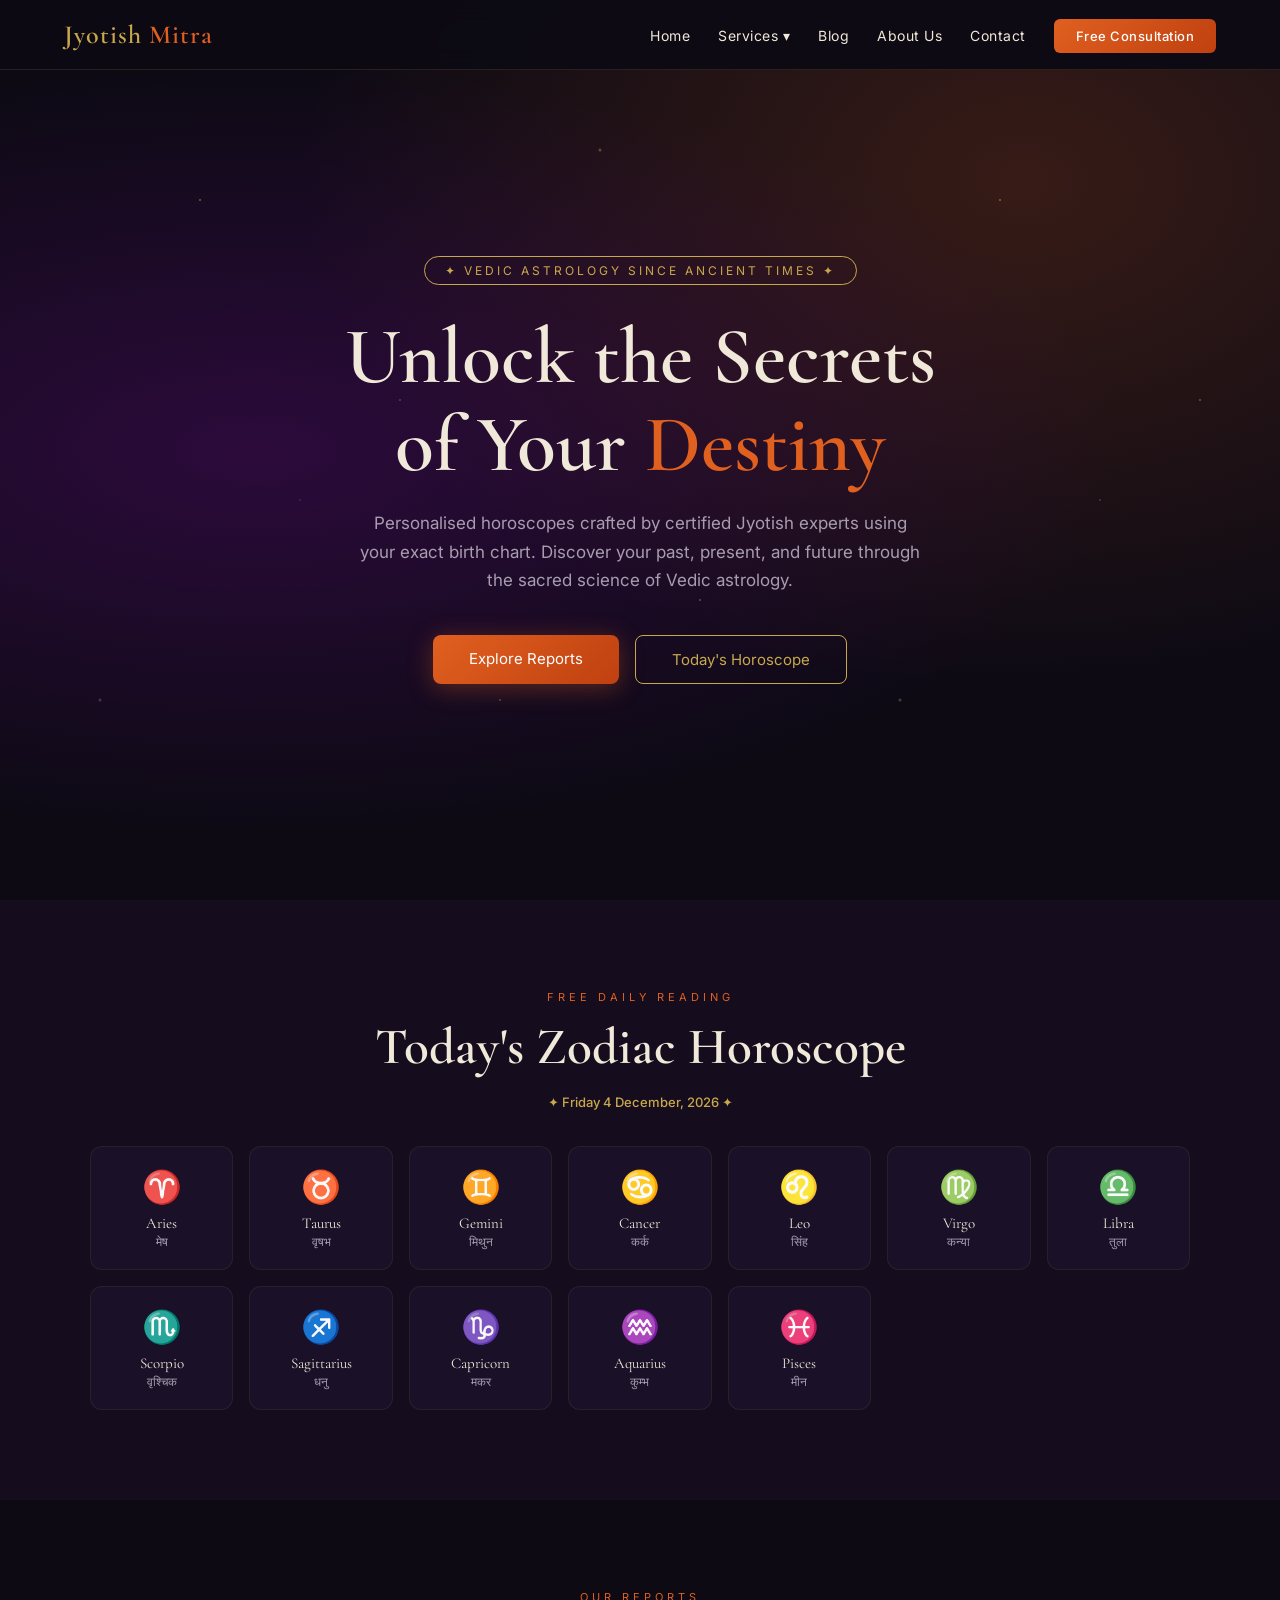
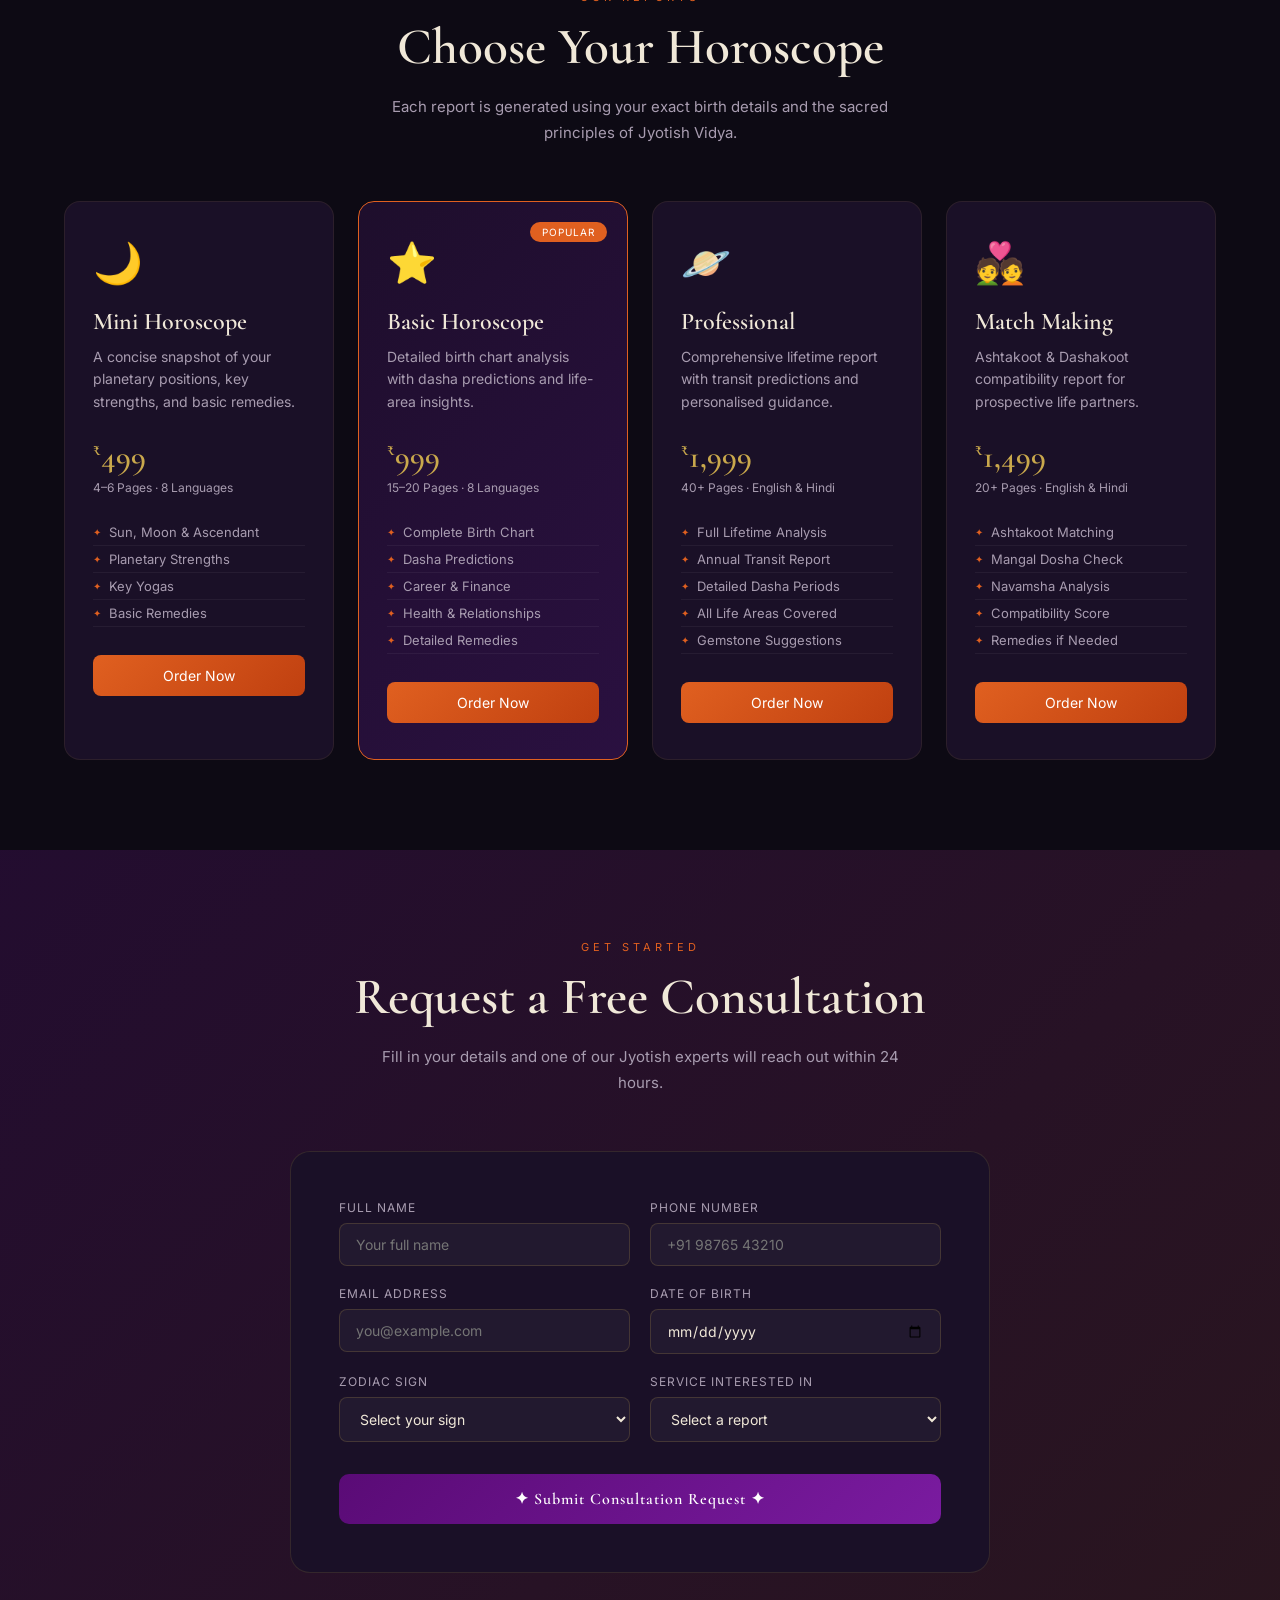
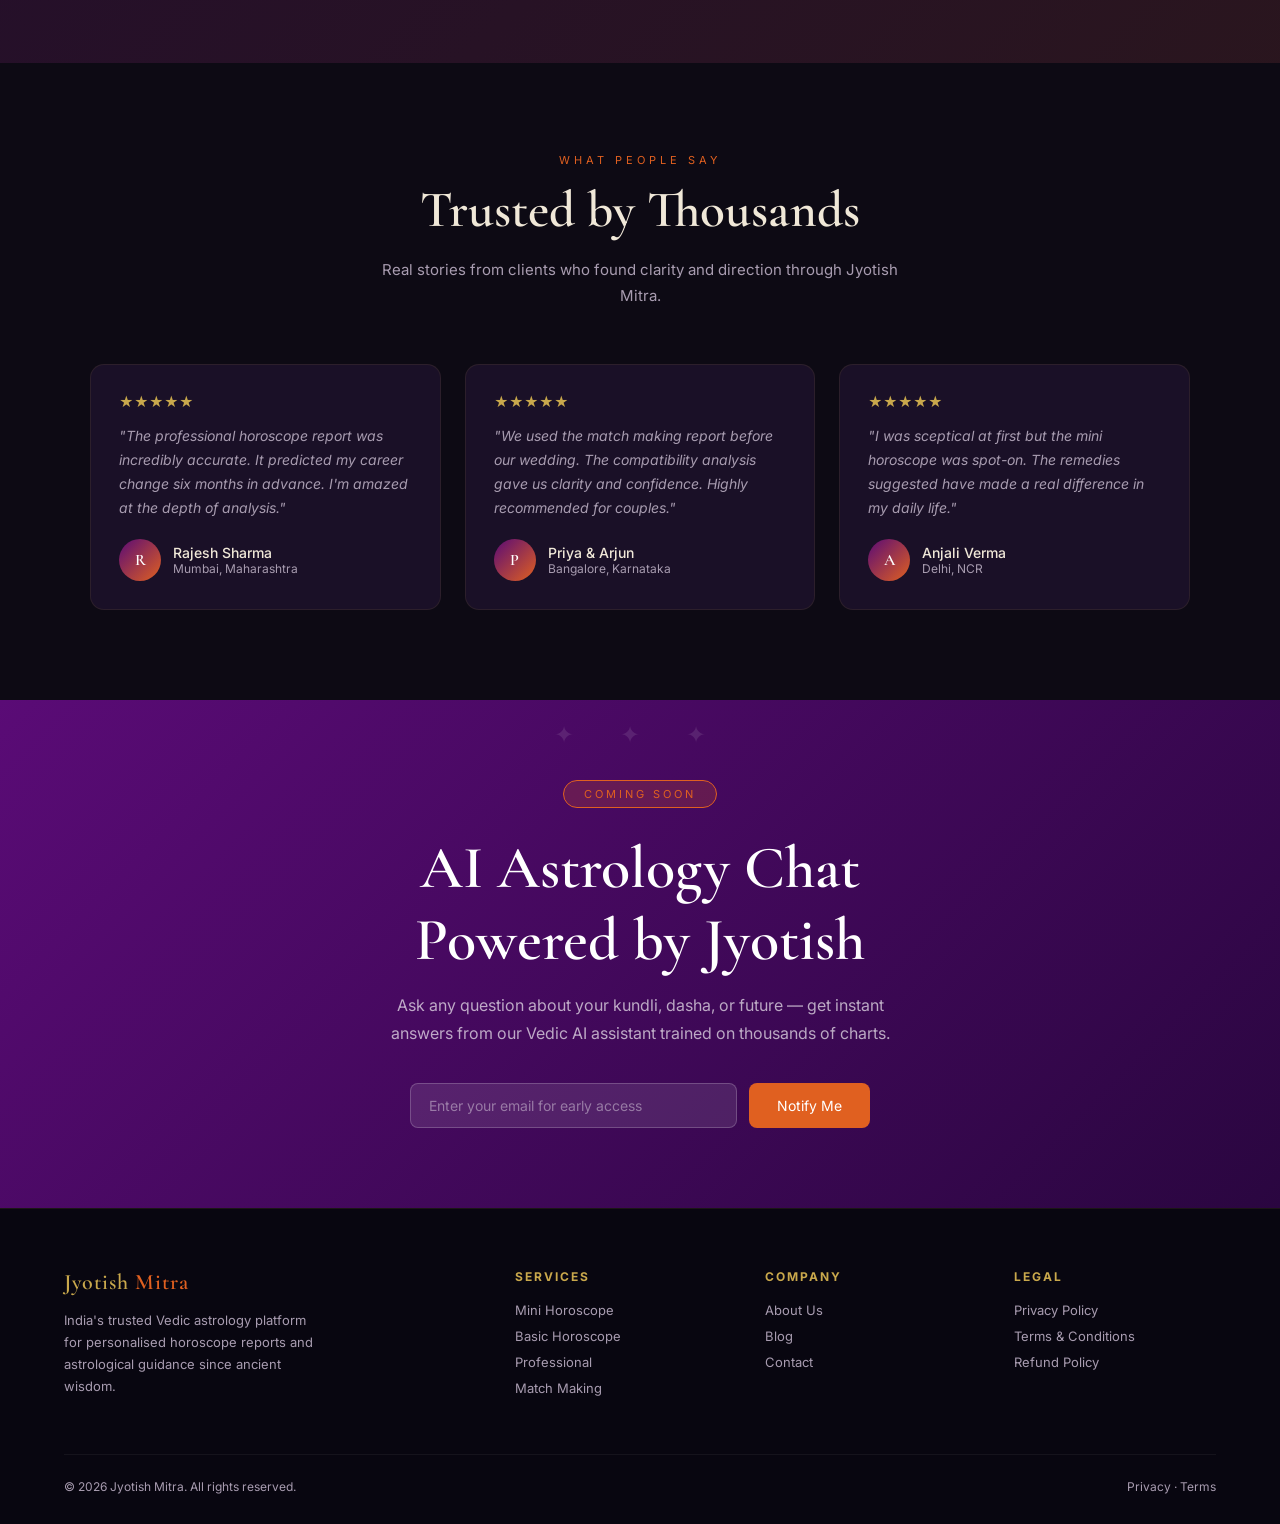
<file: index.html>
<!DOCTYPE html>
<html lang="en">
<head>
  <meta charset="UTF-8" />
  <meta name="viewport" content="width=device-width, initial-scale=1.0"/>
  <title>Jyotish Mitra – Vedic Astrology</title>
  <link href="https://fonts.googleapis.com/css2?family=Cormorant+Garamond:wght@400;600;700&family=Inter:wght@300;400;500&display=swap" rel="stylesheet"/>
  <style>
    *, *::before, *::after { box-sizing: border-box; margin: 0; padding: 0; }

    :root {
      --orange: #e06020;
      --purple: #5a0b76;
      --gold: #c9a84c;
      --dark: #0d0a14;
      --dark2: #150d1e;
      --card: #1a1027;
      --text: #f0e8d8;
      --muted: #a89cb0;
    }

    html { scroll-behavior: smooth; }

    body {
      font-family: 'Inter', sans-serif;
      background: var(--dark);
      color: var(--text);
      overflow-x: hidden;
    }

    /* ── NAV ── */
    nav {
      position: fixed; top: 0; width: 100%; z-index: 100;
      background: rgba(13, 10, 20, 0.92);
      backdrop-filter: blur(12px);
      border-bottom: 1px solid rgba(201,168,76,0.15);
      padding: 0 5%;
      display: flex; align-items: center; justify-content: space-between;
      height: 70px;
    }
    .logo {
      font-family: 'Cormorant Garamond', serif;
      font-weight: 600;
      font-size: 26px;
      color: var(--gold);
      letter-spacing: 1px;
    }
    .logo span { color: var(--orange); }
    .nav-links { display: flex; gap: 28px; list-style: none; align-items: center; }
    .nav-links a {
      color: var(--text); text-decoration: none;
      font-size: 14px; font-weight: 400; letter-spacing: 0.5px;
      transition: color 0.2s;
    }
    .nav-links a:hover { color: var(--gold); }
    .nav-links .dropdown { position: relative; }
    .nav-links .dropdown:hover .dropdown-menu { display: block; }
    .dropdown-menu {
      display: none; position: absolute; top: 100%; left: 0;
      background: var(--dark2); border: 1px solid rgba(201,168,76,0.2);
      border-radius: 8px; min-width: 200px; padding: 8px 0;
      box-shadow: 0 20px 40px rgba(0,0,0,0.5);
    }
    .dropdown-menu a {
      display: block; padding: 10px 20px;
      font-size: 13px; color: var(--muted);
    }
    .dropdown-menu a:hover { color: var(--gold); background: rgba(201,168,76,0.05); }
    .nav-cta {
      background: linear-gradient(135deg, var(--orange), #c04010);
      color: #fff !important;
      padding: 9px 22px; border-radius: 6px;
      font-size: 13px !important; font-weight: 500 !important;
    }
    .hamburger { display: none; flex-direction: column; gap: 5px; cursor: pointer; }
    .hamburger span { width: 24px; height: 2px; background: var(--gold); border-radius: 2px; }

    /* ── HERO ── */
    .hero {
      min-height: 100vh;
      background:
        radial-gradient(ellipse at 20% 50%, rgba(90,11,118,0.4) 0%, transparent 60%),
        radial-gradient(ellipse at 80% 20%, rgba(224,96,32,0.2) 0%, transparent 50%),
        url("data:image/svg+xml,%3Csvg xmlns='http://www.w3.org/2000/svg' width='800' height='800'%3E%3Ccircle cx='200' cy='200' r='1' fill='%23c9a84c' opacity='0.6'/%3E%3Ccircle cx='600' cy='150' r='1.5' fill='%23c9a84c' opacity='0.4'/%3E%3Ccircle cx='400' cy='400' r='1' fill='white' opacity='0.3'/%3E%3Ccircle cx='700' cy='600' r='1' fill='%23c9a84c' opacity='0.5'/%3E%3Ccircle cx='100' cy='700' r='1.5' fill='white' opacity='0.2'/%3E%3Ccircle cx='500' cy='700' r='1' fill='%23c9a84c' opacity='0.4'/%3E%3Ccircle cx='300' cy='500' r='0.8' fill='white' opacity='0.3'/%3E%3C/svg%3E") repeat,
        var(--dark);
      display: flex; align-items: center; justify-content: center;
      text-align: center; padding: 120px 5% 80px;
    }
    .hero-inner { max-width: 800px; }
    .hero-badge {
      display: inline-block;
      border: 1px solid var(--gold);
      color: var(--gold);
      font-size: 12px; letter-spacing: 3px; text-transform: uppercase;
      padding: 6px 20px; border-radius: 30px; margin-bottom: 28px;
    }
    .hero h1 {
      font-family: 'Cormorant Garamond', serif;
      font-size: clamp(42px, 7vw, 80px);
      font-weight: 600; line-height: 1.1;
      color: var(--text); margin-bottom: 20px;
    }
    .hero h1 span { color: var(--orange); }
    .hero p {
      font-size: 17px; color: var(--muted);
      line-height: 1.7; max-width: 560px; margin: 0 auto 40px;
    }
    .hero-btns { display: flex; gap: 16px; justify-content: center; flex-wrap: wrap; }
    .btn-primary {
      background: linear-gradient(135deg, var(--orange), #c04010);
      color: #fff; padding: 14px 36px;
      border: none; border-radius: 8px; font-size: 15px;
      cursor: pointer; text-decoration: none; font-family: inherit;
      transition: transform 0.2s, box-shadow 0.2s;
      box-shadow: 0 4px 24px rgba(224,96,32,0.35);
    }
    .btn-primary:hover { transform: translateY(-2px); box-shadow: 0 8px 32px rgba(224,96,32,0.5); }
    .btn-outline {
      background: transparent;
      color: var(--gold); padding: 14px 36px;
      border: 1px solid var(--gold); border-radius: 8px; font-size: 15px;
      cursor: pointer; text-decoration: none; font-family: inherit;
      transition: background 0.2s;
    }
    .btn-outline:hover { background: rgba(201,168,76,0.1); }

    /* ── SECTION SHARED ── */
    section { padding: 90px 5%; }
    .section-label {
      font-size: 11px; letter-spacing: 4px; text-transform: uppercase;
      color: var(--orange); margin-bottom: 12px;
    }
    .section-title {
      font-family: 'Cormorant Garamond', serif;
      font-size: clamp(32px, 4vw, 52px); font-weight: 600;
      color: var(--text); margin-bottom: 16px;
    }
    .section-sub {
      color: var(--muted); font-size: 15px; line-height: 1.7;
      max-width: 540px; margin-bottom: 56px;
    }
    .section-center { text-align: center; }
    .section-center .section-sub { margin-left: auto; margin-right: auto; }

    /* ── DAILY HOROSCOPE ── */
    .horoscope-section { background: var(--dark2); }
    .horoscope-date {
      font-size: 13px; color: var(--muted); margin-bottom: 36px;
      text-align: center;
    }
    .horoscope-date span { color: var(--gold); font-weight: 500; }
    .zodiac-grid {
      display: grid;
      grid-template-columns: repeat(auto-fill, minmax(130px, 1fr));
      gap: 16px; max-width: 1100px; margin: 0 auto;
    }
    .zodiac-card {
      background: var(--card);
      border: 1px solid rgba(201,168,76,0.1);
      border-radius: 12px; padding: 20px 12px;
      text-align: center; cursor: pointer;
      transition: border-color 0.2s, transform 0.2s;
    }
    .zodiac-card:hover {
      border-color: var(--gold); transform: translateY(-4px);
    }
    .zodiac-emoji { font-size: 32px; margin-bottom: 8px; }
    .zodiac-en { font-family: 'Cormorant Garamond', serif; font-size: 15px; color: var(--text); }
    .zodiac-hi { font-size: 12px; color: var(--muted); margin-top: 2px; }

    /* ── PRODUCTS ── */
    .products-grid {
      display: grid;
      grid-template-columns: repeat(auto-fill, minmax(260px, 1fr));
      gap: 24px; max-width: 1200px; margin: 0 auto;
    }
    .product-card {
      background: var(--card);
      border: 1px solid rgba(201,168,76,0.1);
      border-radius: 16px; padding: 36px 28px;
      position: relative; overflow: hidden;
      transition: border-color 0.25s, transform 0.25s;
    }
    .product-card:hover { border-color: var(--orange); transform: translateY(-6px); }
    .product-card.featured {
      border-color: var(--orange);
      background: linear-gradient(135deg, #1e0e2c, #2a1040);
    }
    .product-badge {
      position: absolute; top: 20px; right: 20px;
      background: var(--orange); color: #fff;
      font-size: 10px; letter-spacing: 1px; text-transform: uppercase;
      padding: 4px 12px; border-radius: 20px;
    }
    .product-icon { font-size: 40px; margin-bottom: 20px; }
    .product-name {
      font-family: 'Cormorant Garamond', serif;
      font-size: 24px; font-weight: 600; color: var(--text);
      margin-bottom: 10px;
    }
    .product-desc { font-size: 14px; color: var(--muted); line-height: 1.6; margin-bottom: 24px; }
    .product-price {
      font-family: 'Cormorant Garamond', serif;
      font-size: 32px; color: var(--gold); font-weight: 600;
      margin-bottom: 4px;
    }
    .product-price sup { font-size: 18px; }
    .product-pages { font-size: 12px; color: var(--muted); margin-bottom: 24px; }
    .product-features { list-style: none; margin-bottom: 28px; }
    .product-features li {
      font-size: 13px; color: var(--muted);
      padding: 5px 0; border-bottom: 1px solid rgba(255,255,255,0.05);
      display: flex; align-items: center; gap: 8px;
    }
    .product-features li::before { content: "✦"; color: var(--orange); font-size: 10px; }
    .product-cta {
      display: block; width: 100%; text-align: center;
      background: linear-gradient(135deg, var(--orange), #c04010);
      color: #fff; padding: 12px;
      border: none; border-radius: 8px; font-size: 14px;
      cursor: pointer; text-decoration: none; font-family: inherit;
      transition: opacity 0.2s;
    }
    .product-cta:hover { opacity: 0.9; }

    /* ── FORM ── */
    .form-section {
      background: linear-gradient(135deg, rgba(90,11,118,0.2), rgba(224,96,32,0.1)), var(--dark2);
    }
    .form-wrap {
      max-width: 700px; margin: 0 auto;
      background: var(--card);
      border: 1px solid rgba(201,168,76,0.15);
      border-radius: 20px; padding: 48px;
    }
    .form-grid { display: grid; grid-template-columns: 1fr 1fr; gap: 20px; }
    .form-group { display: flex; flex-direction: column; gap: 8px; }
    .form-group.full { grid-column: 1 / -1; }
    .form-group label { font-size: 12px; color: var(--muted); letter-spacing: 1px; text-transform: uppercase; }
    .form-group input,
    .form-group select {
      background: rgba(255,255,255,0.04);
      border: 1px solid rgba(201,168,76,0.2);
      border-radius: 8px; padding: 12px 16px;
      color: var(--text); font-family: inherit; font-size: 14px;
      transition: border-color 0.2s;
    }
    .form-group input:focus,
    .form-group select:focus {
      outline: none; border-color: var(--orange);
    }
    .form-group select option { background: var(--dark2); }
    .form-submit {
      width: 100%; margin-top: 12px;
      background: linear-gradient(135deg, var(--purple), #7a1ba0);
      color: #fff; padding: 15px;
      border: none; border-radius: 10px; font-size: 16px;
      cursor: pointer; font-family: 'Cormorant Garamond', serif; font-weight: 600;
      letter-spacing: 1px; transition: opacity 0.2s;
    }
    .form-submit:hover { opacity: 0.9; }

    /* ── TESTIMONIALS ── */
    .testimonials-grid {
      display: grid; grid-template-columns: repeat(auto-fill, minmax(300px, 1fr));
      gap: 24px; max-width: 1100px; margin: 0 auto;
    }
    .testimonial-card {
      background: var(--card);
      border: 1px solid rgba(201,168,76,0.1);
      border-radius: 14px; padding: 28px;
    }
    .stars { color: var(--gold); font-size: 14px; margin-bottom: 14px; }
    .testimonial-text { font-size: 14px; color: var(--muted); line-height: 1.7; margin-bottom: 20px; font-style: italic; }
    .testimonial-author { display: flex; align-items: center; gap: 12px; }
    .avatar {
      width: 42px; height: 42px; border-radius: 50%;
      background: linear-gradient(135deg, var(--purple), var(--orange));
      display: flex; align-items: center; justify-content: center;
      font-size: 16px; color: #fff; font-family: 'Cormorant Garamond', serif; font-weight: 600;
    }
    .author-name { font-size: 14px; color: var(--text); font-weight: 500; }
    .author-loc { font-size: 12px; color: var(--muted); }

    /* ── AI CHAT COMING SOON ── */
    .ai-section {
      background: linear-gradient(135deg, var(--purple), #2a0640);
      text-align: center; padding: 80px 5%;
      position: relative; overflow: hidden;
    }
    .ai-section::before {
      content: '✦ ✦ ✦';
      position: absolute; top: 20px; left: 50%; transform: translateX(-50%);
      color: rgba(255,255,255,0.1); font-size: 24px; letter-spacing: 20px;
    }
    .ai-chip {
      display: inline-block;
      background: rgba(224,96,32,0.2); border: 1px solid var(--orange);
      color: var(--orange); font-size: 11px; letter-spacing: 3px;
      text-transform: uppercase; padding: 6px 20px; border-radius: 30px; margin-bottom: 24px;
    }
    .ai-section h2 {
      font-family: 'Cormorant Garamond', serif;
      font-size: clamp(32px, 5vw, 60px); font-weight: 600; color: #fff;
      margin-bottom: 16px; line-height: 1.2;
    }
    .ai-section p { color: rgba(255,255,255,0.65); font-size: 16px; max-width: 500px; margin: 0 auto 36px; line-height: 1.7; }
    .notify-form { display: flex; gap: 12px; justify-content: center; max-width: 460px; margin: 0 auto; flex-wrap: wrap; }
    .notify-form input {
      flex: 1; min-width: 200px;
      background: rgba(255,255,255,0.1); border: 1px solid rgba(255,255,255,0.2);
      border-radius: 8px; padding: 13px 18px;
      color: #fff; font-size: 14px; font-family: inherit;
    }
    .notify-form input::placeholder { color: rgba(255,255,255,0.4); }
    .notify-form input:focus { outline: none; border-color: var(--gold); }
    .notify-btn {
      background: var(--orange); color: #fff;
      border: none; border-radius: 8px; padding: 13px 28px;
      font-size: 14px; cursor: pointer; font-family: inherit;
      white-space: nowrap;
    }

    /* ── FOOTER ── */
    footer {
      background: #080610; padding: 60px 5% 30px;
      border-top: 1px solid rgba(201,168,76,0.1);
    }
    .footer-top {
      display: grid; grid-template-columns: 2fr 1fr 1fr 1fr;
      gap: 48px; margin-bottom: 48px;
    }
    .footer-brand .logo { font-size: 22px; display: block; margin-bottom: 14px; }
    .footer-brand p { font-size: 13px; color: var(--muted); line-height: 1.7; max-width: 260px; }
    .footer-col h4 {
      font-size: 12px; letter-spacing: 2px; text-transform: uppercase;
      color: var(--gold); margin-bottom: 18px;
    }
    .footer-col a {
      display: block; color: var(--muted); text-decoration: none;
      font-size: 13px; margin-bottom: 10px; transition: color 0.2s;
    }
    .footer-col a:hover { color: var(--text); }
    .footer-bottom {
      border-top: 1px solid rgba(255,255,255,0.05);
      padding-top: 24px;
      display: flex; justify-content: space-between; align-items: center;
      flex-wrap: wrap; gap: 12px;
    }
    .footer-bottom p { font-size: 12px; color: var(--muted); }
    .footer-bottom a { color: var(--muted); text-decoration: none; }
    .footer-bottom a:hover { color: var(--gold); }

    /* ── RESPONSIVE ── */
    @media (max-width: 768px) {
      .nav-links { display: none; }
      .hamburger { display: flex; }
      .form-grid { grid-template-columns: 1fr; }
      .footer-top { grid-template-columns: 1fr 1fr; }
      .form-wrap { padding: 28px 20px; }
    }
    @media (max-width: 480px) {
      .footer-top { grid-template-columns: 1fr; }
      .hero-btns { flex-direction: column; align-items: center; }
    }
  </style>
</head>
<body>

<!-- NAV -->
<nav>
  <div class="logo">Jyotish <span>Mitra</span></div>
  <ul class="nav-links">
    <li><a href="#">Home</a></li>
    <li class="dropdown">
      <a href="#">Services ▾</a>
      <div class="dropdown-menu">
        <a href="#">Mini Horoscope</a>
        <a href="#">Basic Horoscope</a>
        <a href="#">Professional Horoscope</a>
        <a href="#">Match Making</a>
      </div>
    </li>
    <li><a href="#">Blog</a></li>
    <li><a href="#">About Us</a></li>
    <li><a href="#">Contact</a></li>
    <li><a href="#consult" class="nav-cta">Free Consultation</a></li>
  </ul>
  <div class="hamburger"><span></span><span></span><span></span></div>
</nav>

<!-- HERO -->
<section class="hero">
  <div class="hero-inner">
    <div class="hero-badge">✦ Vedic Astrology Since Ancient Times ✦</div>
    <h1>Unlock the Secrets<br/>of Your <span>Destiny</span></h1>
    <p>Personalised horoscopes crafted by certified Jyotish experts using your exact birth chart. Discover your past, present, and future through the sacred science of Vedic astrology.</p>
    <div class="hero-btns">
      <a href="#products" class="btn-primary">Explore Reports</a>
      <a href="#horoscope" class="btn-outline">Today's Horoscope</a>
    </div>
  </div>
</section>

<!-- DAILY HOROSCOPE -->
<section class="horoscope-section" id="horoscope">
  <div class="section-center">
    <div class="section-label">Free Daily Reading</div>
    <h2 class="section-title">Today's Zodiac Horoscope</h2>
    <p class="horoscope-date">
      <span id="today-date"></span>
    </p>
  </div>
  <div class="zodiac-grid">
    <div class="zodiac-card"><div class="zodiac-emoji">♈</div><div class="zodiac-en">Aries</div><div class="zodiac-hi">मेष</div></div>
    <div class="zodiac-card"><div class="zodiac-emoji">♉</div><div class="zodiac-en">Taurus</div><div class="zodiac-hi">वृषभ</div></div>
    <div class="zodiac-card"><div class="zodiac-emoji">♊</div><div class="zodiac-en">Gemini</div><div class="zodiac-hi">मिथुन</div></div>
    <div class="zodiac-card"><div class="zodiac-emoji">♋</div><div class="zodiac-en">Cancer</div><div class="zodiac-hi">कर्क</div></div>
    <div class="zodiac-card"><div class="zodiac-emoji">♌</div><div class="zodiac-en">Leo</div><div class="zodiac-hi">सिंह</div></div>
    <div class="zodiac-card"><div class="zodiac-emoji">♍</div><div class="zodiac-en">Virgo</div><div class="zodiac-hi">कन्या</div></div>
    <div class="zodiac-card"><div class="zodiac-emoji">♎</div><div class="zodiac-en">Libra</div><div class="zodiac-hi">तुला</div></div>
    <div class="zodiac-card"><div class="zodiac-emoji">♏</div><div class="zodiac-en">Scorpio</div><div class="zodiac-hi">वृश्चिक</div></div>
    <div class="zodiac-card"><div class="zodiac-emoji">♐</div><div class="zodiac-en">Sagittarius</div><div class="zodiac-hi">धनु</div></div>
    <div class="zodiac-card"><div class="zodiac-emoji">♑</div><div class="zodiac-en">Capricorn</div><div class="zodiac-hi">मकर</div></div>
    <div class="zodiac-card"><div class="zodiac-emoji">♒</div><div class="zodiac-en">Aquarius</div><div class="zodiac-hi">कुम्भ</div></div>
    <div class="zodiac-card"><div class="zodiac-emoji">♓</div><div class="zodiac-en">Pisces</div><div class="zodiac-hi">मीन</div></div>
  </div>
</section>

<!-- PRODUCTS -->
<section id="products">
  <div class="section-center">
    <div class="section-label">Our Reports</div>
    <h2 class="section-title">Choose Your Horoscope</h2>
    <p class="section-sub">Each report is generated using your exact birth details and the sacred principles of Jyotish Vidya.</p>
  </div>
  <div class="products-grid">
    <div class="product-card">
      <div class="product-icon">🌙</div>
      <div class="product-name">Mini Horoscope</div>
      <div class="product-desc">A concise snapshot of your planetary positions, key strengths, and basic remedies.</div>
      <div class="product-price"><sup>₹</sup>499</div>
      <div class="product-pages">4–6 Pages · 8 Languages</div>
      <ul class="product-features">
        <li>Sun, Moon & Ascendant</li>
        <li>Planetary Strengths</li>
        <li>Key Yogas</li>
        <li>Basic Remedies</li>
      </ul>
      <a href="#" class="product-cta">Order Now</a>
    </div>
    <div class="product-card featured">
      <div class="product-badge">Popular</div>
      <div class="product-icon">⭐</div>
      <div class="product-name">Basic Horoscope</div>
      <div class="product-desc">Detailed birth chart analysis with dasha predictions and life-area insights.</div>
      <div class="product-price"><sup>₹</sup>999</div>
      <div class="product-pages">15–20 Pages · 8 Languages</div>
      <ul class="product-features">
        <li>Complete Birth Chart</li>
        <li>Dasha Predictions</li>
        <li>Career & Finance</li>
        <li>Health & Relationships</li>
        <li>Detailed Remedies</li>
      </ul>
      <a href="#" class="product-cta">Order Now</a>
    </div>
    <div class="product-card">
      <div class="product-icon">🪐</div>
      <div class="product-name">Professional</div>
      <div class="product-desc">Comprehensive lifetime report with transit predictions and personalised guidance.</div>
      <div class="product-price"><sup>₹</sup>1,999</div>
      <div class="product-pages">40+ Pages · English & Hindi</div>
      <ul class="product-features">
        <li>Full Lifetime Analysis</li>
        <li>Annual Transit Report</li>
        <li>Detailed Dasha Periods</li>
        <li>All Life Areas Covered</li>
        <li>Gemstone Suggestions</li>
      </ul>
      <a href="#" class="product-cta">Order Now</a>
    </div>
    <div class="product-card">
      <div class="product-icon">💑</div>
      <div class="product-name">Match Making</div>
      <div class="product-desc">Ashtakoot & Dashakoot compatibility report for prospective life partners.</div>
      <div class="product-price"><sup>₹</sup>1,499</div>
      <div class="product-pages">20+ Pages · English & Hindi</div>
      <ul class="product-features">
        <li>Ashtakoot Matching</li>
        <li>Mangal Dosha Check</li>
        <li>Navamsha Analysis</li>
        <li>Compatibility Score</li>
        <li>Remedies if Needed</li>
      </ul>
      <a href="#" class="product-cta">Order Now</a>
    </div>
  </div>
</section>

<!-- CONSULTATION FORM -->
<section class="form-section" id="consult">
  <div class="section-center">
    <div class="section-label">Get Started</div>
    <h2 class="section-title">Request a Free Consultation</h2>
    <p class="section-sub">Fill in your details and one of our Jyotish experts will reach out within 24 hours.</p>
  </div>
  <div class="form-wrap">
    <div class="form-grid">
      <div class="form-group">
        <label>Full Name</label>
        <input type="text" placeholder="Your full name"/>
      </div>
      <div class="form-group">
        <label>Phone Number</label>
        <input type="tel" placeholder="+91 98765 43210"/>
      </div>
      <div class="form-group">
        <label>Email Address</label>
        <input type="email" placeholder="you@example.com"/>
      </div>
      <div class="form-group">
        <label>Date of Birth</label>
        <input type="date"/>
      </div>
      <div class="form-group">
        <label>Zodiac Sign</label>
        <select>
          <option value="">Select your sign</option>
          <option>Aries – मेष</option>
          <option>Taurus – वृषभ</option>
          <option>Gemini – मिथुन</option>
          <option>Cancer – कर्क</option>
          <option>Leo – सिंह</option>
          <option>Virgo – कन्या</option>
          <option>Libra – तुला</option>
          <option>Scorpio – वृश्चिक</option>
          <option>Sagittarius – धनु</option>
          <option>Capricorn – मकर</option>
          <option>Aquarius – कुम्भ</option>
          <option>Pisces – मीन</option>
        </select>
      </div>
      <div class="form-group">
        <label>Service Interested In</label>
        <select>
          <option value="">Select a report</option>
          <option>Mini Horoscope – ₹499</option>
          <option>Basic Horoscope – ₹999</option>
          <option>Professional Horoscope – ₹1,999</option>
          <option>Match Making – ₹1,499</option>
        </select>
      </div>
      <div class="form-group full">
        <button class="form-submit">✦ Submit Consultation Request ✦</button>
      </div>
    </div>
  </div>
</section>

<!-- TESTIMONIALS -->
<section>
  <div class="section-center">
    <div class="section-label">What People Say</div>
    <h2 class="section-title">Trusted by Thousands</h2>
    <p class="section-sub">Real stories from clients who found clarity and direction through Jyotish Mitra.</p>
  </div>
  <div class="testimonials-grid">
    <div class="testimonial-card">
      <div class="stars">★★★★★</div>
      <p class="testimonial-text">"The professional horoscope report was incredibly accurate. It predicted my career change six months in advance. I'm amazed at the depth of analysis."</p>
      <div class="testimonial-author">
        <div class="avatar">R</div>
        <div><div class="author-name">Rajesh Sharma</div><div class="author-loc">Mumbai, Maharashtra</div></div>
      </div>
    </div>
    <div class="testimonial-card">
      <div class="stars">★★★★★</div>
      <p class="testimonial-text">"We used the match making report before our wedding. The compatibility analysis gave us clarity and confidence. Highly recommended for couples."</p>
      <div class="testimonial-author">
        <div class="avatar">P</div>
        <div><div class="author-name">Priya & Arjun</div><div class="author-loc">Bangalore, Karnataka</div></div>
      </div>
    </div>
    <div class="testimonial-card">
      <div class="stars">★★★★★</div>
      <p class="testimonial-text">"I was sceptical at first but the mini horoscope was spot-on. The remedies suggested have made a real difference in my daily life."</p>
      <div class="testimonial-author">
        <div class="avatar">A</div>
        <div><div class="author-name">Anjali Verma</div><div class="author-loc">Delhi, NCR</div></div>
      </div>
    </div>
  </div>
</section>

<!-- AI CHAT COMING SOON -->
<section class="ai-section">
  <div class="ai-chip">Coming Soon</div>
  <h2>AI Astrology Chat<br/>Powered by Jyotish</h2>
  <p>Ask any question about your kundli, dasha, or future — get instant answers from our Vedic AI assistant trained on thousands of charts.</p>
  <div class="notify-form">
    <input type="email" placeholder="Enter your email for early access"/>
    <button class="notify-btn">Notify Me</button>
  </div>
</section>

<!-- FOOTER -->
<footer>
  <div class="footer-top">
    <div class="footer-brand">
      <span class="logo">Jyotish <span style="color:var(--orange)">Mitra</span></span>
      <p>India's trusted Vedic astrology platform for personalised horoscope reports and astrological guidance since ancient wisdom.</p>
    </div>
    <div class="footer-col">
      <h4>Services</h4>
      <a href="#">Mini Horoscope</a>
      <a href="#">Basic Horoscope</a>
      <a href="#">Professional</a>
      <a href="#">Match Making</a>
    </div>
    <div class="footer-col">
      <h4>Company</h4>
      <a href="#">About Us</a>
      <a href="#">Blog</a>
      <a href="#">Contact</a>
    </div>
    <div class="footer-col">
      <h4>Legal</h4>
      <a href="#">Privacy Policy</a>
      <a href="#">Terms & Conditions</a>
      <a href="#">Refund Policy</a>
    </div>
  </div>
  <div class="footer-bottom">
    <p>© 2026 Jyotish Mitra. All rights reserved.</p>
    <p><a href="#">Privacy</a> · <a href="#">Terms</a></p>
  </div>
</footer>

<script>
  // Display today's date
  const d = new Date();
  const opts = { weekday: 'long', year: 'numeric', month: 'long', day: 'numeric' };
  document.getElementById('today-date').innerHTML =
    '✦ ' + d.toLocaleDateString('en-IN', opts) + ' ✦';
</script>

</body>
</html>
</file>
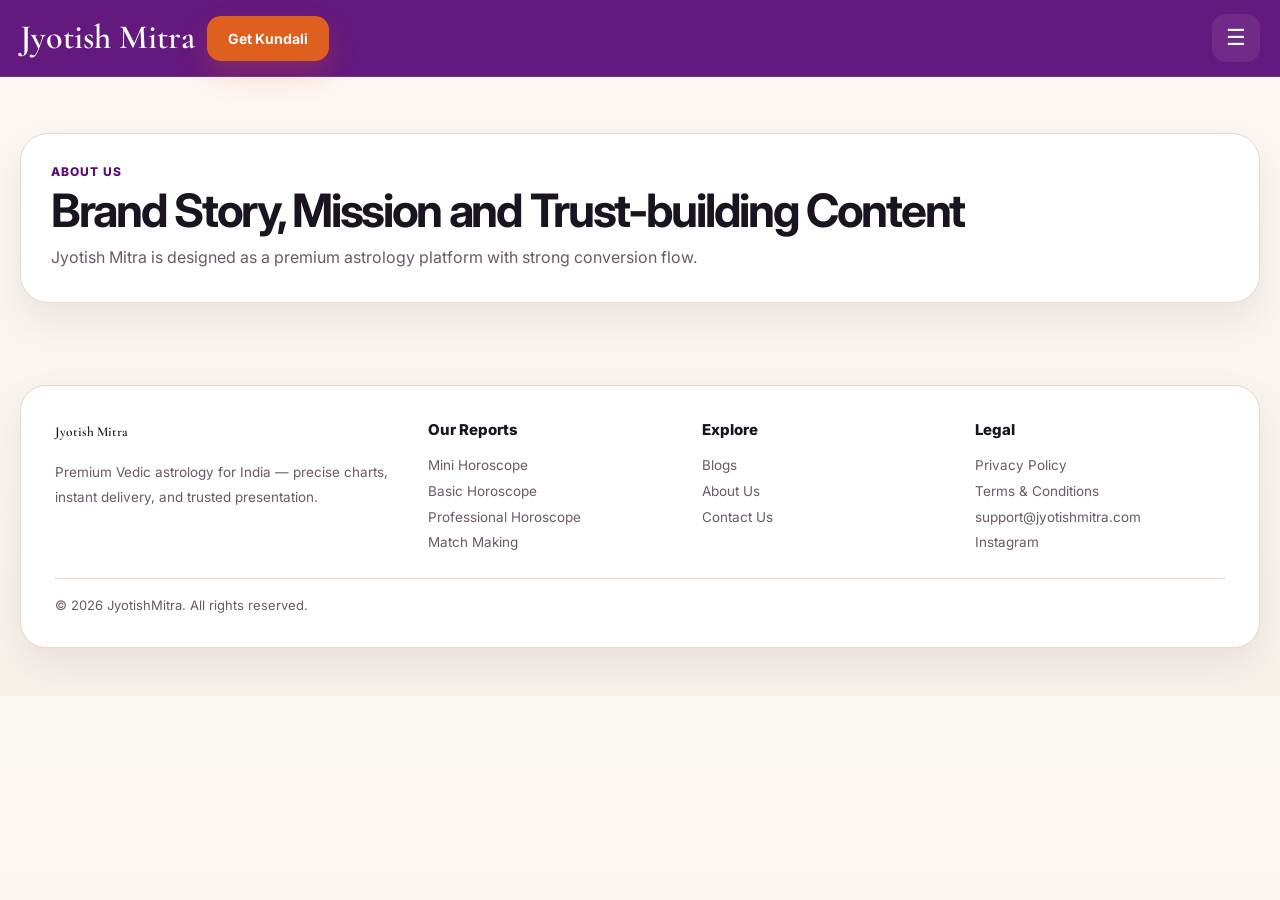
<file: about.html>
<!DOCTYPE html>
<html lang="en">
<head>
<meta charset="UTF-8">
<meta name="viewport" content="width=device-width, initial-scale=1.0">
<title>about</title>
<link rel="preconnect" href="https://fonts.googleapis.com">
<link rel="preconnect" href="https://fonts.gstatic.com" crossorigin>
<link href="https://fonts.googleapis.com/css2?family=Inter:wght@400;500;600;700;800&family=Noto+Sans+Devanagari:wght@400;500;600;700;800&family=Cormorant+Garamond:wght@600&display=swap" rel="stylesheet">
<link rel="stylesheet" href="css/app.css">

</head>
<body>

<header class="topbar">
  <div class="container">
    <div class="nav">
      <div class="brand-left">
        <a href="index.html" class="logo">Jyotish <span class="accent">Mitra</span></a>
        <a class="btn btn-primary nav-cta" href="services.html">Get Kundali</a>
      </div>
      <div class="menu-wrap">
        <button class="menu-btn" id="menuBtn" type="button">☰</button>
        <div class="menu-dropdown" id="menuDropdown">
          <a class="menu-link" href="index.html">Home</a>
          <div class="submenu-toggle" id="servicesToggle">Services <span>▾</span></div>
          <div class="menu-sub" id="servicesSub">
            <a class="menu-link" href="product-mini.html">Mini Horoscope</a>
            <a class="menu-link" href="product-basic.html">Basic Horoscope</a>
            <a class="menu-link" href="product-professional.html">Professional Horoscope</a>
            <a class="menu-link" href="product-matchmaking.html">Match Making Horoscope</a>
          </div>
          <a class="menu-link" href="blogs.html">Blogs</a>
          <a class="menu-link" href="about.html">About Us</a>
          <a class="menu-link" href="contact.html">Contact</a>
          <a class="menu-link" href="reports.html">My Reports</a>
          <a class="menu-link" href="privacy-policy.html">Privacy Policy</a>
          <a class="menu-link" href="terms-and-conditions.html">Terms & Conditions</a>
        </div>
      </div>
    </div>
  </div>
</header>

<main><section class='section'><div class='container'><div class='content-card'><div class='section-kicker'>About Us</div><h1>Brand Story, Mission and Trust-building Content</h1><p class='lead'>Jyotish Mitra is designed as a premium astrology platform with strong conversion flow.</p></div></div></section></main>

<footer style="padding:26px 0 48px">
  <div class="container footer">
    <div class="footer-grid">
      <div>
        <a href="index.html" class="logo footer-logo">Jyotish <span class="accent">Mitra</span></a>
        <p>Premium Vedic astrology for India — precise charts, instant delivery, and trusted presentation.</p>
      </div>
      <div>
        <h4>Our Reports</h4>
        <a href="product-mini.html">Mini Horoscope</a>
        <a href="product-basic.html">Basic Horoscope</a>
        <a href="product-professional.html">Professional Horoscope</a>
        <a href="product-matchmaking.html">Match Making</a>
      </div>
      <div>
        <h4>Explore</h4>
        <a href="blogs.html">Blogs</a>
        <a href="about.html">About Us</a>
        <a href="contact.html">Contact Us</a>
      </div>
      <div>
        <h4>Legal</h4>
        <a href="privacy-policy.html">Privacy Policy</a>
        <a href="terms-and-conditions.html">Terms & Conditions</a>
        <a href="mailto:support@jyotishmitra.com">support@jyotishmitra.com</a>
        <a href="#">Instagram</a>
      </div>
    </div>
    <div class="copy">© 2026 JyotishMitra. All rights reserved.</div>
  </div>
</footer>

<script src="js/app.js"></script>

</body>
</html>
</file>
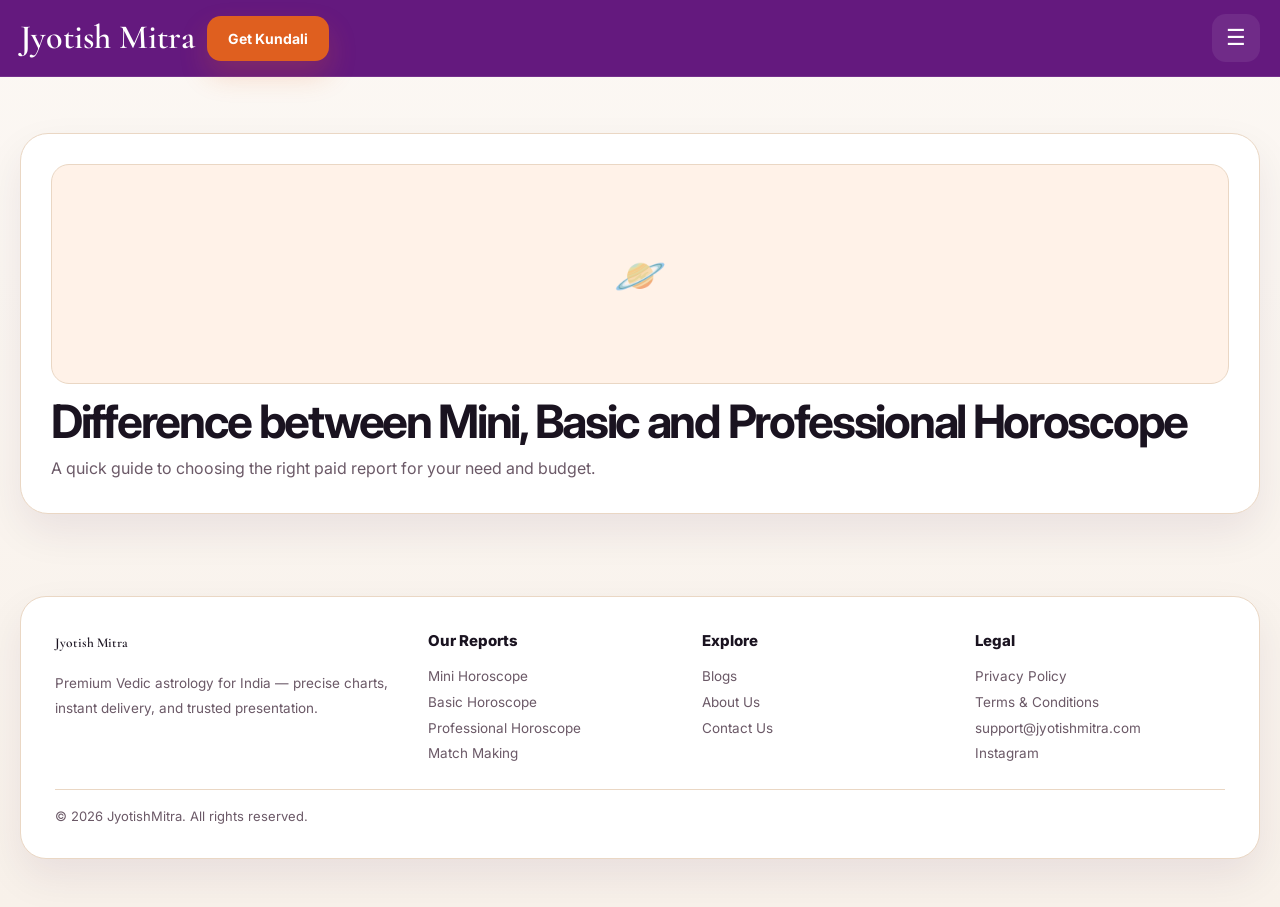
<file: blog-single.html>
<!DOCTYPE html>
<html lang="en">
<head>
<meta charset="UTF-8">
<meta name="viewport" content="width=device-width, initial-scale=1.0">
<title>blog-single</title>
<link rel="preconnect" href="https://fonts.googleapis.com">
<link rel="preconnect" href="https://fonts.gstatic.com" crossorigin>
<link href="https://fonts.googleapis.com/css2?family=Inter:wght@400;500;600;700;800&family=Noto+Sans+Devanagari:wght@400;500;600;700;800&family=Cormorant+Garamond:wght@600&display=swap" rel="stylesheet">
<link rel="stylesheet" href="css/app.css">

</head>
<body>

<header class="topbar">
  <div class="container">
    <div class="nav">
      <div class="brand-left">
        <a href="index.html" class="logo">Jyotish <span class="accent">Mitra</span></a>
        <a class="btn btn-primary nav-cta" href="services.html">Get Kundali</a>
      </div>
      <div class="menu-wrap">
        <button class="menu-btn" id="menuBtn" type="button">☰</button>
        <div class="menu-dropdown" id="menuDropdown">
          <a class="menu-link" href="index.html">Home</a>
          <div class="submenu-toggle" id="servicesToggle">Services <span>▾</span></div>
          <div class="menu-sub" id="servicesSub">
            <a class="menu-link" href="product-mini.html">Mini Horoscope</a>
            <a class="menu-link" href="product-basic.html">Basic Horoscope</a>
            <a class="menu-link" href="product-professional.html">Professional Horoscope</a>
            <a class="menu-link" href="product-matchmaking.html">Match Making Horoscope</a>
          </div>
          <a class="menu-link" href="blogs.html">Blogs</a>
          <a class="menu-link" href="about.html">About Us</a>
          <a class="menu-link" href="contact.html">Contact</a>
          <a class="menu-link" href="reports.html">My Reports</a>
          <a class="menu-link" href="privacy-policy.html">Privacy Policy</a>
          <a class="menu-link" href="terms-and-conditions.html">Terms & Conditions</a>
        </div>
      </div>
    </div>
  </div>
</header>

<main><section class='section'><div class='container'><div class='content-card'><div class='page-hero-image'>🪐</div><h1>Difference between Mini, Basic and Professional Horoscope</h1><p class='lead'>A quick guide to choosing the right paid report for your need and budget.</p></div></div></section></main>

<footer style="padding:26px 0 48px">
  <div class="container footer">
    <div class="footer-grid">
      <div>
        <a href="index.html" class="logo footer-logo">Jyotish <span class="accent">Mitra</span></a>
        <p>Premium Vedic astrology for India — precise charts, instant delivery, and trusted presentation.</p>
      </div>
      <div>
        <h4>Our Reports</h4>
        <a href="product-mini.html">Mini Horoscope</a>
        <a href="product-basic.html">Basic Horoscope</a>
        <a href="product-professional.html">Professional Horoscope</a>
        <a href="product-matchmaking.html">Match Making</a>
      </div>
      <div>
        <h4>Explore</h4>
        <a href="blogs.html">Blogs</a>
        <a href="about.html">About Us</a>
        <a href="contact.html">Contact Us</a>
      </div>
      <div>
        <h4>Legal</h4>
        <a href="privacy-policy.html">Privacy Policy</a>
        <a href="terms-and-conditions.html">Terms & Conditions</a>
        <a href="mailto:support@jyotishmitra.com">support@jyotishmitra.com</a>
        <a href="#">Instagram</a>
      </div>
    </div>
    <div class="copy">© 2026 JyotishMitra. All rights reserved.</div>
  </div>
</footer>

<script src="js/app.js"></script>

</body>
</html>
</file>
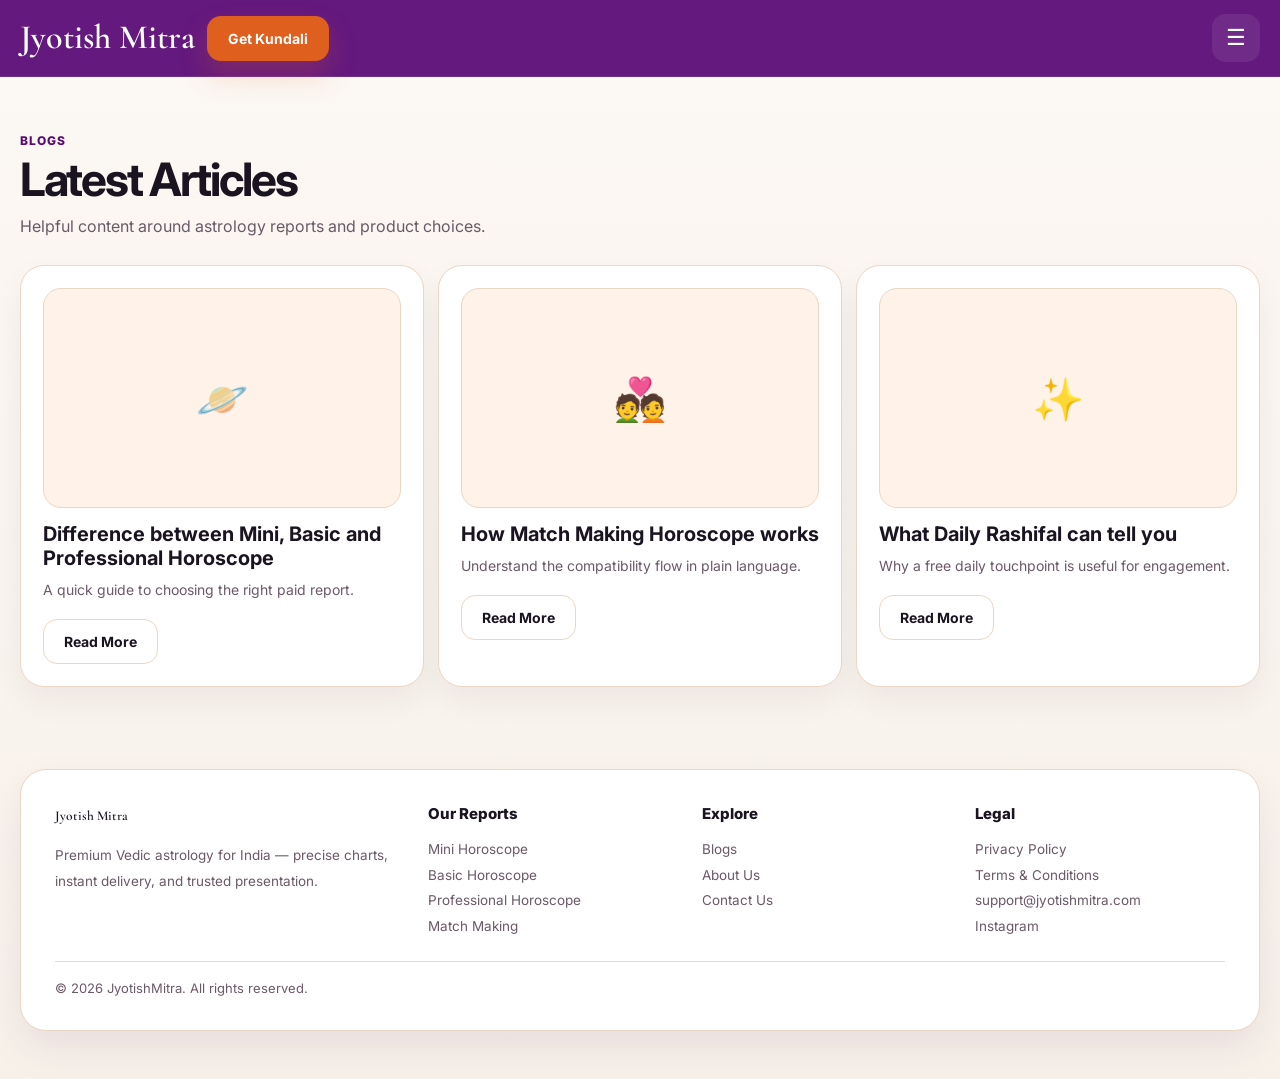
<file: blogs.html>
<!DOCTYPE html>
<html lang="en">
<head>
<meta charset="UTF-8">
<meta name="viewport" content="width=device-width, initial-scale=1.0">
<title>blogs</title>
<link rel="preconnect" href="https://fonts.googleapis.com">
<link rel="preconnect" href="https://fonts.gstatic.com" crossorigin>
<link href="https://fonts.googleapis.com/css2?family=Inter:wght@400;500;600;700;800&family=Noto+Sans+Devanagari:wght@400;500;600;700;800&family=Cormorant+Garamond:wght@600&display=swap" rel="stylesheet">
<link rel="stylesheet" href="css/app.css">

</head>
<body>

<header class="topbar">
  <div class="container">
    <div class="nav">
      <div class="brand-left">
        <a href="index.html" class="logo">Jyotish <span class="accent">Mitra</span></a>
        <a class="btn btn-primary nav-cta" href="services.html">Get Kundali</a>
      </div>
      <div class="menu-wrap">
        <button class="menu-btn" id="menuBtn" type="button">☰</button>
        <div class="menu-dropdown" id="menuDropdown">
          <a class="menu-link" href="index.html">Home</a>
          <div class="submenu-toggle" id="servicesToggle">Services <span>▾</span></div>
          <div class="menu-sub" id="servicesSub">
            <a class="menu-link" href="product-mini.html">Mini Horoscope</a>
            <a class="menu-link" href="product-basic.html">Basic Horoscope</a>
            <a class="menu-link" href="product-professional.html">Professional Horoscope</a>
            <a class="menu-link" href="product-matchmaking.html">Match Making Horoscope</a>
          </div>
          <a class="menu-link" href="blogs.html">Blogs</a>
          <a class="menu-link" href="about.html">About Us</a>
          <a class="menu-link" href="contact.html">Contact</a>
          <a class="menu-link" href="reports.html">My Reports</a>
          <a class="menu-link" href="privacy-policy.html">Privacy Policy</a>
          <a class="menu-link" href="terms-and-conditions.html">Terms & Conditions</a>
        </div>
      </div>
    </div>
  </div>
</header>

<main><section class='section'><div class='container'><div class='section-head'><div><div class='section-kicker'>Blogs</div><h1>Latest Articles</h1><p class='lead'>Helpful content around astrology reports and product choices.</p></div></div><div class='grid grid-3'><div class='card'><div class='blog-thumb'>🪐</div><h3>Difference between Mini, Basic and Professional Horoscope</h3><p>A quick guide to choosing the right paid report.</p><a class='btn btn-outline' href='blog-single.html'>Read More</a></div><div class='card'><div class='blog-thumb'>💑</div><h3>How Match Making Horoscope works</h3><p>Understand the compatibility flow in plain language.</p><a class='btn btn-outline' href='blog-single.html'>Read More</a></div><div class='card'><div class='blog-thumb'>✨</div><h3>What Daily Rashifal can tell you</h3><p>Why a free daily touchpoint is useful for engagement.</p><a class='btn btn-outline' href='blog-single.html'>Read More</a></div></div></div></section></main>

<footer style="padding:26px 0 48px">
  <div class="container footer">
    <div class="footer-grid">
      <div>
        <a href="index.html" class="logo footer-logo">Jyotish <span class="accent">Mitra</span></a>
        <p>Premium Vedic astrology for India — precise charts, instant delivery, and trusted presentation.</p>
      </div>
      <div>
        <h4>Our Reports</h4>
        <a href="product-mini.html">Mini Horoscope</a>
        <a href="product-basic.html">Basic Horoscope</a>
        <a href="product-professional.html">Professional Horoscope</a>
        <a href="product-matchmaking.html">Match Making</a>
      </div>
      <div>
        <h4>Explore</h4>
        <a href="blogs.html">Blogs</a>
        <a href="about.html">About Us</a>
        <a href="contact.html">Contact Us</a>
      </div>
      <div>
        <h4>Legal</h4>
        <a href="privacy-policy.html">Privacy Policy</a>
        <a href="terms-and-conditions.html">Terms & Conditions</a>
        <a href="mailto:support@jyotishmitra.com">support@jyotishmitra.com</a>
        <a href="#">Instagram</a>
      </div>
    </div>
    <div class="copy">© 2026 JyotishMitra. All rights reserved.</div>
  </div>
</footer>

<script src="js/app.js"></script>

</body>
</html>
</file>
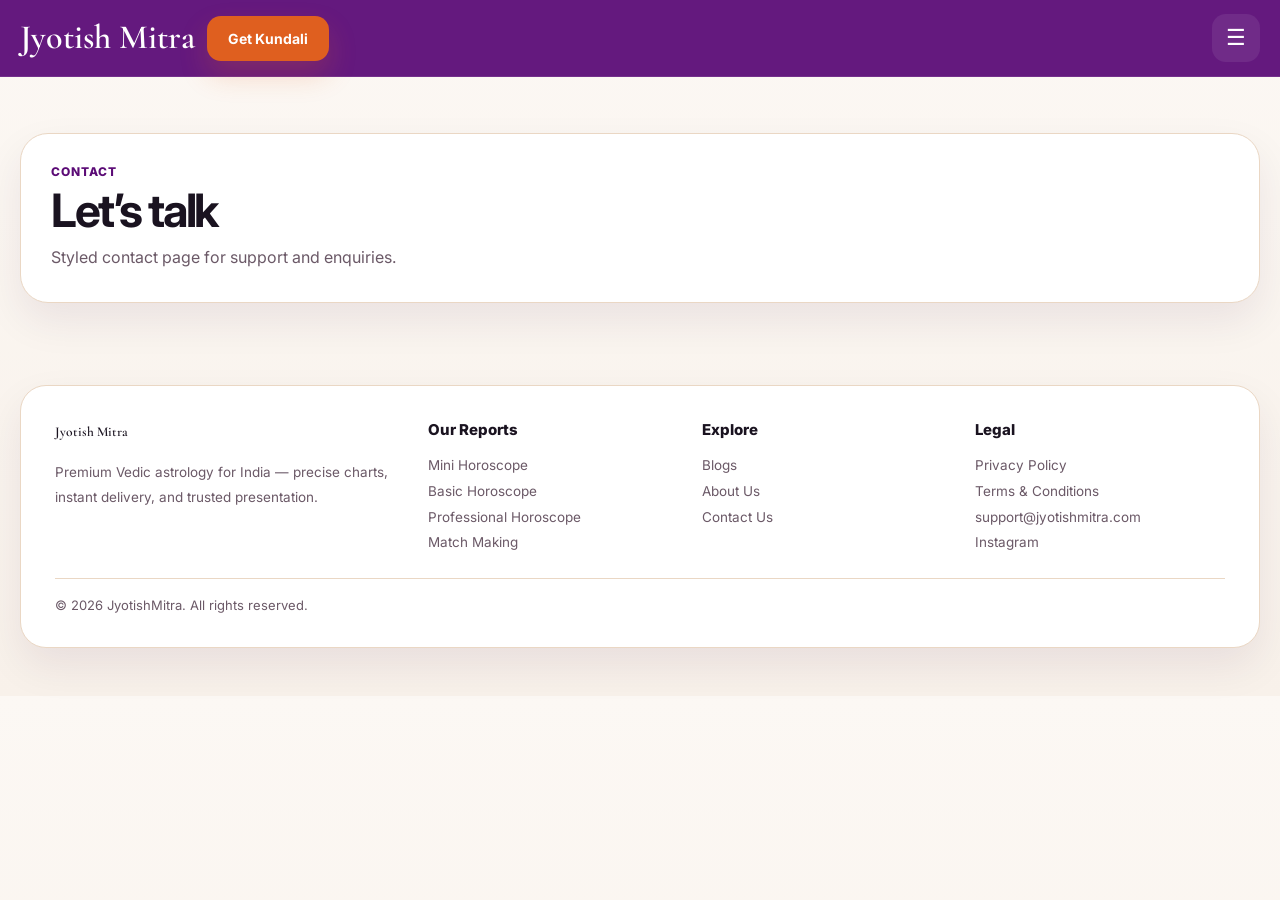
<file: contact.html>
<!DOCTYPE html>
<html lang="en">
<head>
<meta charset="UTF-8">
<meta name="viewport" content="width=device-width, initial-scale=1.0">
<title>contact</title>
<link rel="preconnect" href="https://fonts.googleapis.com">
<link rel="preconnect" href="https://fonts.gstatic.com" crossorigin>
<link href="https://fonts.googleapis.com/css2?family=Inter:wght@400;500;600;700;800&family=Noto+Sans+Devanagari:wght@400;500;600;700;800&family=Cormorant+Garamond:wght@600&display=swap" rel="stylesheet">
<link rel="stylesheet" href="css/app.css">

</head>
<body>

<header class="topbar">
  <div class="container">
    <div class="nav">
      <div class="brand-left">
        <a href="index.html" class="logo">Jyotish <span class="accent">Mitra</span></a>
        <a class="btn btn-primary nav-cta" href="services.html">Get Kundali</a>
      </div>
      <div class="menu-wrap">
        <button class="menu-btn" id="menuBtn" type="button">☰</button>
        <div class="menu-dropdown" id="menuDropdown">
          <a class="menu-link" href="index.html">Home</a>
          <div class="submenu-toggle" id="servicesToggle">Services <span>▾</span></div>
          <div class="menu-sub" id="servicesSub">
            <a class="menu-link" href="product-mini.html">Mini Horoscope</a>
            <a class="menu-link" href="product-basic.html">Basic Horoscope</a>
            <a class="menu-link" href="product-professional.html">Professional Horoscope</a>
            <a class="menu-link" href="product-matchmaking.html">Match Making Horoscope</a>
          </div>
          <a class="menu-link" href="blogs.html">Blogs</a>
          <a class="menu-link" href="about.html">About Us</a>
          <a class="menu-link" href="contact.html">Contact</a>
          <a class="menu-link" href="reports.html">My Reports</a>
          <a class="menu-link" href="privacy-policy.html">Privacy Policy</a>
          <a class="menu-link" href="terms-and-conditions.html">Terms & Conditions</a>
        </div>
      </div>
    </div>
  </div>
</header>

<main><section class='section'><div class='container'><div class='content-card'><div class='section-kicker'>Contact</div><h1>Let’s talk</h1><p class='lead'>Styled contact page for support and enquiries.</p></div></div></section></main>

<footer style="padding:26px 0 48px">
  <div class="container footer">
    <div class="footer-grid">
      <div>
        <a href="index.html" class="logo footer-logo">Jyotish <span class="accent">Mitra</span></a>
        <p>Premium Vedic astrology for India — precise charts, instant delivery, and trusted presentation.</p>
      </div>
      <div>
        <h4>Our Reports</h4>
        <a href="product-mini.html">Mini Horoscope</a>
        <a href="product-basic.html">Basic Horoscope</a>
        <a href="product-professional.html">Professional Horoscope</a>
        <a href="product-matchmaking.html">Match Making</a>
      </div>
      <div>
        <h4>Explore</h4>
        <a href="blogs.html">Blogs</a>
        <a href="about.html">About Us</a>
        <a href="contact.html">Contact Us</a>
      </div>
      <div>
        <h4>Legal</h4>
        <a href="privacy-policy.html">Privacy Policy</a>
        <a href="terms-and-conditions.html">Terms & Conditions</a>
        <a href="mailto:support@jyotishmitra.com">support@jyotishmitra.com</a>
        <a href="#">Instagram</a>
      </div>
    </div>
    <div class="copy">© 2026 JyotishMitra. All rights reserved.</div>
  </div>
</footer>

<script src="js/app.js"></script>

</body>
</html>
</file>
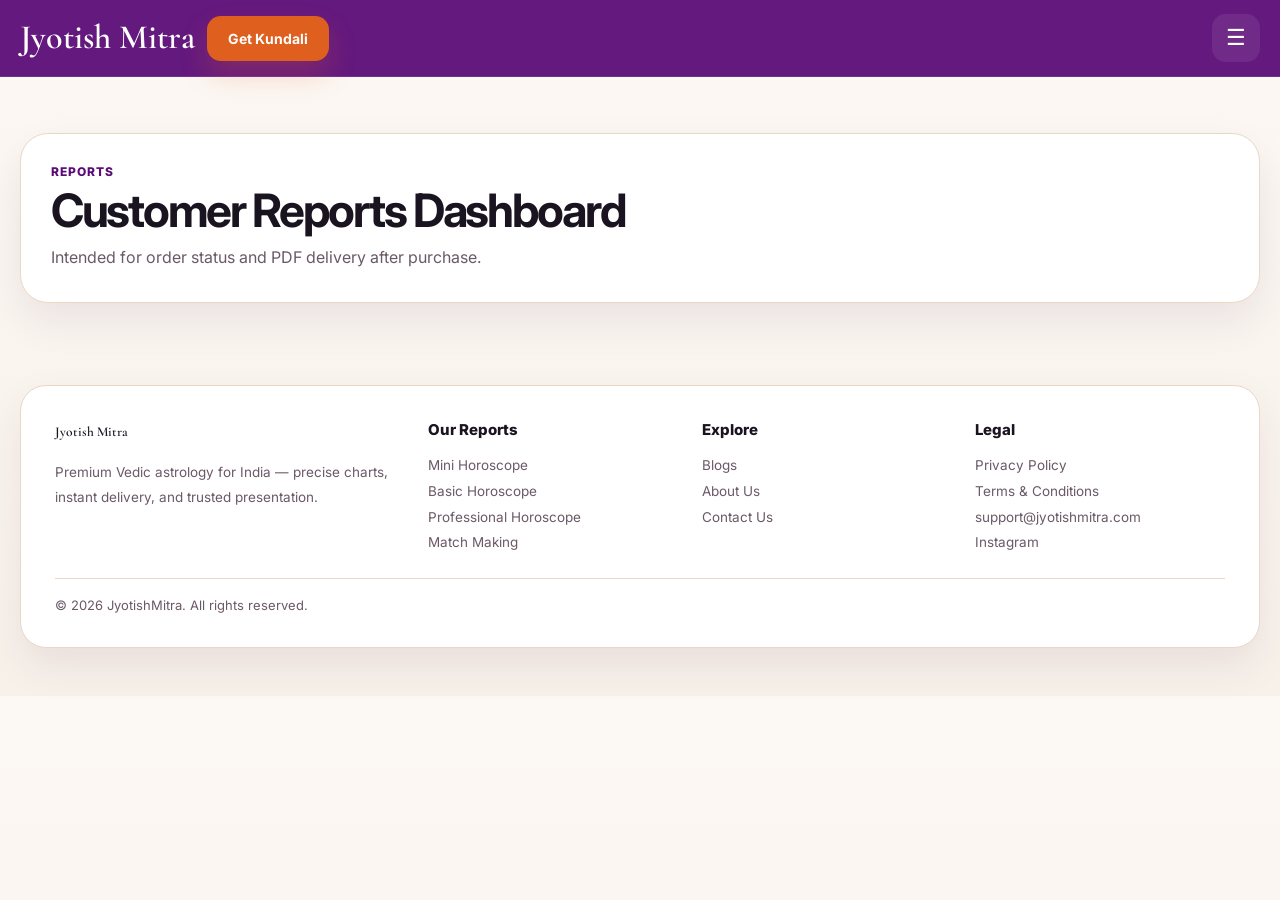
<file: reports.html>
<!DOCTYPE html>
<html lang="en">
<head>
<meta charset="UTF-8">
<meta name="viewport" content="width=device-width, initial-scale=1.0">
<title>reports</title>
<link rel="preconnect" href="https://fonts.googleapis.com">
<link rel="preconnect" href="https://fonts.gstatic.com" crossorigin>
<link href="https://fonts.googleapis.com/css2?family=Inter:wght@400;500;600;700;800&family=Noto+Sans+Devanagari:wght@400;500;600;700;800&family=Cormorant+Garamond:wght@600&display=swap" rel="stylesheet">
<link rel="stylesheet" href="css/app.css">

</head>
<body>

<header class="topbar">
  <div class="container">
    <div class="nav">
      <div class="brand-left">
        <a href="index.html" class="logo">Jyotish <span class="accent">Mitra</span></a>
        <a class="btn btn-primary nav-cta" href="services.html">Get Kundali</a>
      </div>
      <div class="menu-wrap">
        <button class="menu-btn" id="menuBtn" type="button">☰</button>
        <div class="menu-dropdown" id="menuDropdown">
          <a class="menu-link" href="index.html">Home</a>
          <div class="submenu-toggle" id="servicesToggle">Services <span>▾</span></div>
          <div class="menu-sub" id="servicesSub">
            <a class="menu-link" href="product-mini.html">Mini Horoscope</a>
            <a class="menu-link" href="product-basic.html">Basic Horoscope</a>
            <a class="menu-link" href="product-professional.html">Professional Horoscope</a>
            <a class="menu-link" href="product-matchmaking.html">Match Making Horoscope</a>
          </div>
          <a class="menu-link" href="blogs.html">Blogs</a>
          <a class="menu-link" href="about.html">About Us</a>
          <a class="menu-link" href="contact.html">Contact</a>
          <a class="menu-link" href="reports.html">My Reports</a>
          <a class="menu-link" href="privacy-policy.html">Privacy Policy</a>
          <a class="menu-link" href="terms-and-conditions.html">Terms & Conditions</a>
        </div>
      </div>
    </div>
  </div>
</header>

<main><section class='section'><div class='container'><div class='content-card'><div class='section-kicker'>Reports</div><h1>Customer Reports Dashboard</h1><p class='lead'>Intended for order status and PDF delivery after purchase.</p></div></div></section></main>

<footer style="padding:26px 0 48px">
  <div class="container footer">
    <div class="footer-grid">
      <div>
        <a href="index.html" class="logo footer-logo">Jyotish <span class="accent">Mitra</span></a>
        <p>Premium Vedic astrology for India — precise charts, instant delivery, and trusted presentation.</p>
      </div>
      <div>
        <h4>Our Reports</h4>
        <a href="product-mini.html">Mini Horoscope</a>
        <a href="product-basic.html">Basic Horoscope</a>
        <a href="product-professional.html">Professional Horoscope</a>
        <a href="product-matchmaking.html">Match Making</a>
      </div>
      <div>
        <h4>Explore</h4>
        <a href="blogs.html">Blogs</a>
        <a href="about.html">About Us</a>
        <a href="contact.html">Contact Us</a>
      </div>
      <div>
        <h4>Legal</h4>
        <a href="privacy-policy.html">Privacy Policy</a>
        <a href="terms-and-conditions.html">Terms & Conditions</a>
        <a href="mailto:support@jyotishmitra.com">support@jyotishmitra.com</a>
        <a href="#">Instagram</a>
      </div>
    </div>
    <div class="copy">© 2026 JyotishMitra. All rights reserved.</div>
  </div>
</footer>

<script src="js/app.js"></script>

</body>
</html>
</file>
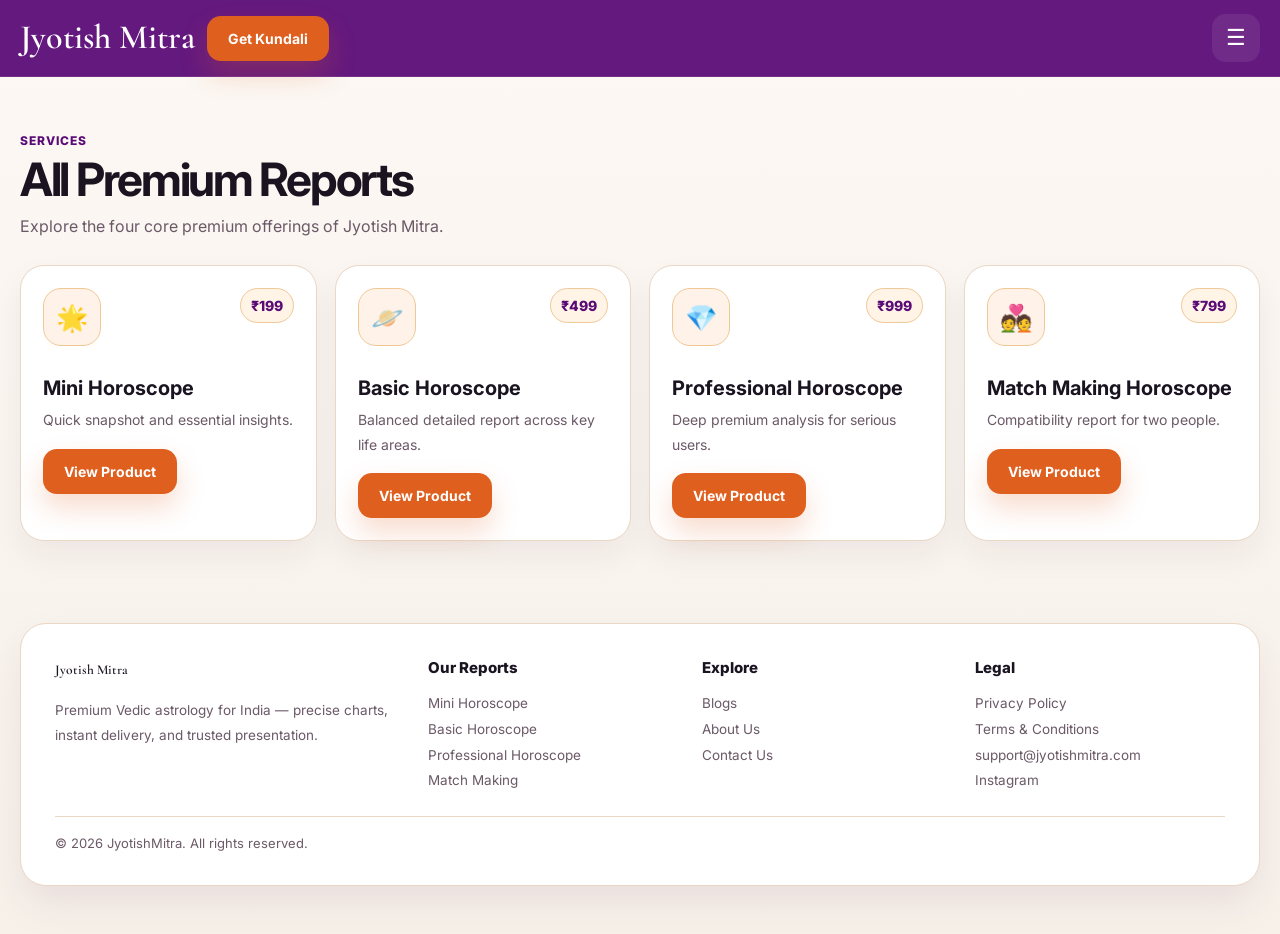
<file: services.html>
<!DOCTYPE html>
<html lang="en">
<head>
<meta charset="UTF-8">
<meta name="viewport" content="width=device-width, initial-scale=1.0">
<title>services</title>
<link rel="preconnect" href="https://fonts.googleapis.com">
<link rel="preconnect" href="https://fonts.gstatic.com" crossorigin>
<link href="https://fonts.googleapis.com/css2?family=Inter:wght@400;500;600;700;800&family=Noto+Sans+Devanagari:wght@400;500;600;700;800&family=Cormorant+Garamond:wght@600&display=swap" rel="stylesheet">
<link rel="stylesheet" href="css/app.css">

</head>
<body>

<header class="topbar">
  <div class="container">
    <div class="nav">
      <div class="brand-left">
        <a href="index.html" class="logo">Jyotish <span class="accent">Mitra</span></a>
        <a class="btn btn-primary nav-cta" href="services.html">Get Kundali</a>
      </div>
      <div class="menu-wrap">
        <button class="menu-btn" id="menuBtn" type="button">☰</button>
        <div class="menu-dropdown" id="menuDropdown">
          <a class="menu-link" href="index.html">Home</a>
          <div class="submenu-toggle" id="servicesToggle">Services <span>▾</span></div>
          <div class="menu-sub" id="servicesSub">
            <a class="menu-link" href="product-mini.html">Mini Horoscope</a>
            <a class="menu-link" href="product-basic.html">Basic Horoscope</a>
            <a class="menu-link" href="product-professional.html">Professional Horoscope</a>
            <a class="menu-link" href="product-matchmaking.html">Match Making Horoscope</a>
          </div>
          <a class="menu-link" href="blogs.html">Blogs</a>
          <a class="menu-link" href="about.html">About Us</a>
          <a class="menu-link" href="contact.html">Contact</a>
          <a class="menu-link" href="reports.html">My Reports</a>
          <a class="menu-link" href="privacy-policy.html">Privacy Policy</a>
          <a class="menu-link" href="terms-and-conditions.html">Terms & Conditions</a>
        </div>
      </div>
    </div>
  </div>
</header>

<main><section class='section'><div class='container'><div class='section-head'><div><div class='section-kicker'>Services</div><h1>All Premium Reports</h1><p class='lead'>Explore the four core premium offerings of Jyotish Mitra.</p></div></div><div class='report-grid'><div class='card'><div class='top'><div class='icon-box'>🌟</div><div class='price'>₹199</div></div><h3>Mini Horoscope</h3><p>Quick snapshot and essential insights.</p><a class='btn btn-primary' href='product-mini.html'>View Product</a></div><div class='card'><div class='top'><div class='icon-box'>🪐</div><div class='price'>₹499</div></div><h3>Basic Horoscope</h3><p>Balanced detailed report across key life areas.</p><a class='btn btn-primary' href='product-basic.html'>View Product</a></div><div class='card'><div class='top'><div class='icon-box'>💎</div><div class='price'>₹999</div></div><h3>Professional Horoscope</h3><p>Deep premium analysis for serious users.</p><a class='btn btn-primary' href='product-professional.html'>View Product</a></div><div class='card'><div class='top'><div class='icon-box'>💑</div><div class='price'>₹799</div></div><h3>Match Making Horoscope</h3><p>Compatibility report for two people.</p><a class='btn btn-primary' href='product-matchmaking.html'>View Product</a></div></div></div></section></main>

<footer style="padding:26px 0 48px">
  <div class="container footer">
    <div class="footer-grid">
      <div>
        <a href="index.html" class="logo footer-logo">Jyotish <span class="accent">Mitra</span></a>
        <p>Premium Vedic astrology for India — precise charts, instant delivery, and trusted presentation.</p>
      </div>
      <div>
        <h4>Our Reports</h4>
        <a href="product-mini.html">Mini Horoscope</a>
        <a href="product-basic.html">Basic Horoscope</a>
        <a href="product-professional.html">Professional Horoscope</a>
        <a href="product-matchmaking.html">Match Making</a>
      </div>
      <div>
        <h4>Explore</h4>
        <a href="blogs.html">Blogs</a>
        <a href="about.html">About Us</a>
        <a href="contact.html">Contact Us</a>
      </div>
      <div>
        <h4>Legal</h4>
        <a href="privacy-policy.html">Privacy Policy</a>
        <a href="terms-and-conditions.html">Terms & Conditions</a>
        <a href="mailto:support@jyotishmitra.com">support@jyotishmitra.com</a>
        <a href="#">Instagram</a>
      </div>
    </div>
    <div class="copy">© 2026 JyotishMitra. All rights reserved.</div>
  </div>
</footer>

<script src="js/app.js"></script>

</body>
</html>
</file>
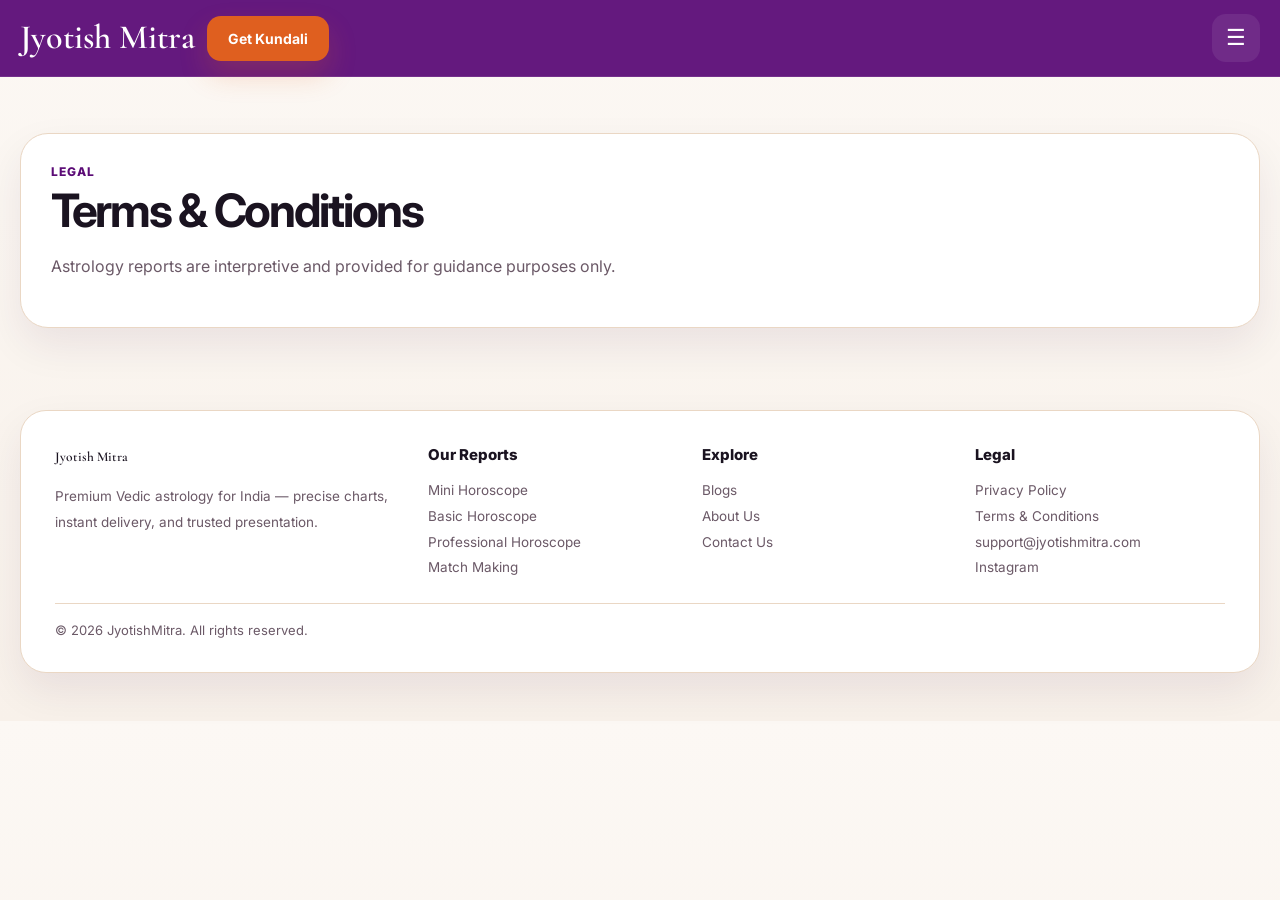
<file: terms-and-conditions.html>
<!DOCTYPE html>
<html lang="en">
<head>
<meta charset="UTF-8">
<meta name="viewport" content="width=device-width, initial-scale=1.0">
<title>terms-and-conditions</title>
<link rel="preconnect" href="https://fonts.googleapis.com">
<link rel="preconnect" href="https://fonts.gstatic.com" crossorigin>
<link href="https://fonts.googleapis.com/css2?family=Inter:wght@400;500;600;700;800&family=Noto+Sans+Devanagari:wght@400;500;600;700;800&family=Cormorant+Garamond:wght@600&display=swap" rel="stylesheet">
<link rel="stylesheet" href="css/app.css">

</head>
<body>

<header class="topbar">
  <div class="container">
    <div class="nav">
      <div class="brand-left">
        <a href="index.html" class="logo">Jyotish <span class="accent">Mitra</span></a>
        <a class="btn btn-primary nav-cta" href="services.html">Get Kundali</a>
      </div>
      <div class="menu-wrap">
        <button class="menu-btn" id="menuBtn" type="button">☰</button>
        <div class="menu-dropdown" id="menuDropdown">
          <a class="menu-link" href="index.html">Home</a>
          <div class="submenu-toggle" id="servicesToggle">Services <span>▾</span></div>
          <div class="menu-sub" id="servicesSub">
            <a class="menu-link" href="product-mini.html">Mini Horoscope</a>
            <a class="menu-link" href="product-basic.html">Basic Horoscope</a>
            <a class="menu-link" href="product-professional.html">Professional Horoscope</a>
            <a class="menu-link" href="product-matchmaking.html">Match Making Horoscope</a>
          </div>
          <a class="menu-link" href="blogs.html">Blogs</a>
          <a class="menu-link" href="about.html">About Us</a>
          <a class="menu-link" href="contact.html">Contact</a>
          <a class="menu-link" href="reports.html">My Reports</a>
          <a class="menu-link" href="privacy-policy.html">Privacy Policy</a>
          <a class="menu-link" href="terms-and-conditions.html">Terms & Conditions</a>
        </div>
      </div>
    </div>
  </div>
</header>

<main><section class='section'><div class='container'><div class='content-card'><div class='section-kicker'>Legal</div><h1>Terms & Conditions</h1><p>Astrology reports are interpretive and provided for guidance purposes only.</p></div></div></section></main>

<footer style="padding:26px 0 48px">
  <div class="container footer">
    <div class="footer-grid">
      <div>
        <a href="index.html" class="logo footer-logo">Jyotish <span class="accent">Mitra</span></a>
        <p>Premium Vedic astrology for India — precise charts, instant delivery, and trusted presentation.</p>
      </div>
      <div>
        <h4>Our Reports</h4>
        <a href="product-mini.html">Mini Horoscope</a>
        <a href="product-basic.html">Basic Horoscope</a>
        <a href="product-professional.html">Professional Horoscope</a>
        <a href="product-matchmaking.html">Match Making</a>
      </div>
      <div>
        <h4>Explore</h4>
        <a href="blogs.html">Blogs</a>
        <a href="about.html">About Us</a>
        <a href="contact.html">Contact Us</a>
      </div>
      <div>
        <h4>Legal</h4>
        <a href="privacy-policy.html">Privacy Policy</a>
        <a href="terms-and-conditions.html">Terms & Conditions</a>
        <a href="mailto:support@jyotishmitra.com">support@jyotishmitra.com</a>
        <a href="#">Instagram</a>
      </div>
    </div>
    <div class="copy">© 2026 JyotishMitra. All rights reserved.</div>
  </div>
</footer>

<script src="js/app.js"></script>

</body>
</html>
</file>
<file: css/app.css>
:root{
  --bg:#f8f1ea; --card:#fffdfb; --line:#ead7c4; --text:#1a1320; --muted:#6b5967;
  --brand:#df5f1f; --brand-2:#5b0b76; --brand-3:#fff2e8; --shadow:0 18px 42px rgba(48,18,60,.08);
  --radius:24px; --container:1240px;
}
*{box-sizing:border-box}
html{scroll-behavior:smooth}
body{margin:0;font-family:'Inter','Noto Sans Devanagari',system-ui,sans-serif;color:var(--text);background:linear-gradient(180deg,#fcf8f4 0%, #f8f1ea 100%);overflow-x:hidden}
a{text-decoration:none;color:inherit}
.container{width:min(var(--container), calc(100% - 32px));margin:0 auto}
.topbar{position:sticky;top:0;z-index:300;background:rgba(91,11,118,.94);backdrop-filter:blur(14px);border-bottom:1px solid rgba(255,255,255,.1)}
.nav{min-height:76px;display:flex;align-items:center;justify-content:space-between;gap:16px}
.brand-left{display:flex;align-items:center;gap:12px}
.logo{font-family:'Cormorant Garamond',serif;font-weight:600;font-size:34px;line-height:1;color:#fff}
.logo.footer-logo{color:var(--text)}
.btn{display:inline-flex;align-items:center;justify-content:center;gap:10px;padding:13px 20px;border-radius:14px;border:1px solid transparent;font-weight:700;font-size:14px;cursor:pointer}
.btn-primary{background:var(--brand);color:#fff;box-shadow:0 14px 28px rgba(223,95,31,.22)}
.btn-outline{background:#fff;color:var(--text);border-color:var(--line)}
.menu-wrap{position:relative}
.menu-btn{width:48px;height:48px;border:none;border-radius:14px;background:#ffffff14;color:#fff;font-size:22px;display:grid;place-items:center;cursor:pointer}
.menu-dropdown{display:none;position:absolute;right:0;top:56px;width:290px;background:#fff;border:1px solid var(--line);border-radius:22px;padding:10px;box-shadow:0 24px 60px rgba(48,18,60,.14)}
.menu-dropdown.open{display:block}
.menu-link,.submenu-toggle{display:flex;align-items:center;justify-content:space-between;padding:11px 12px;border-radius:12px;font-weight:600;cursor:pointer}
.menu-link:hover,.submenu-toggle:hover{background:var(--brand-3)}
.menu-sub{display:none;margin-left:12px;padding-left:12px;border-left:2px solid var(--line)}
.menu-sub.open{display:block}
.section{padding:56px 0}
.hero{padding:30px 0 20px}
.hero-shell{display:grid;grid-template-columns:1.05fr .95fr;gap:28px;align-items:stretch}
.hero-copy,.hero-form,.card,.footer,.content-card{background:#fff;border:1px solid var(--line);border-radius:26px;box-shadow:var(--shadow)}
.hero-copy{padding:48px 44px 40px}
.hero-form{padding:24px}
.eyebrow{display:inline-flex;align-items:center;gap:8px;padding:10px 14px;background:var(--brand-3);border:1px solid #f1cfb9;border-radius:999px;color:var(--brand-2);font-size:12px;font-weight:800}
.headline{margin:18px 0 14px;max-width:10.5ch;font-size:clamp(38px,5.3vw,70px);line-height:.98;letter-spacing:-.06em;font-weight:800}
.headline .accent{display:block;color:var(--brand-2)}
.subcopy{font-size:17px;line-height:1.82;color:var(--muted);max-width:680px;margin:0 0 18px}
.hero-points{display:grid;gap:10px;margin:0 0 22px}
.hero-points span{display:flex;gap:9px;color:#5a4854;font-size:14px}
.hero-points span:before{content:'•';color:var(--brand);font-weight:900}
.hero-cta{display:flex;flex-wrap:wrap;gap:14px;margin-bottom:24px}
.trust-row{display:grid;grid-template-columns:repeat(3,1fr);gap:14px}
.mini-stat{background:#fff;border:1px solid var(--line);border-radius:20px;padding:16px}
.mini-stat strong{display:block;font-size:22px;margin-bottom:4px}
.mini-stat span{font-size:13px;line-height:1.65;color:var(--muted)}
.form-card{background:#fff;border:1px solid var(--line);border-radius:24px;padding:22px}
.form-head{display:flex;justify-content:space-between;gap:16px;align-items:flex-start;margin-bottom:18px}
.form-title{font-size:24px;line-height:1.1;font-weight:800}
.form-title small{display:block;margin-top:6px;font-size:13px;color:var(--muted);font-weight:600}
.secure{font-size:12px;font-weight:800;color:#176b3f;background:#edf8f1;border:1px solid #cce9d7;border-radius:999px;padding:8px 10px;white-space:nowrap}
.grid{display:grid;gap:14px}
.grid-2{grid-template-columns:repeat(2,minmax(0,1fr))}
.grid-3{grid-template-columns:repeat(3,minmax(0,1fr))}
.grid-4{grid-template-columns:repeat(4,minmax(0,1fr))}
.field label{display:block;margin:0 0 7px;font-size:13px;font-weight:700}
.field input,.field select,.field textarea{width:100%;border:1px solid #ddd4ca;background:#fff;color:var(--text);border-radius:12px;padding:13px 14px;font-size:14px;outline:none;font-family:inherit}
.field input:focus,.field select:focus,.field textarea:focus{border-color:var(--brand);box-shadow:0 0 0 3px rgba(223,95,31,.14)}
.section-head{display:flex;align-items:end;justify-content:space-between;gap:16px;margin-bottom:24px}
.section-kicker{font-size:12px;font-weight:800;letter-spacing:.08em;color:var(--brand-2);text-transform:uppercase;margin-bottom:8px}
.section h1,.section h2{margin:0;font-size:clamp(30px,4vw,46px);line-height:1.04;letter-spacing:-.05em}
.section p.lead{margin:8px 0 0;color:var(--muted);line-height:1.85;max-width:720px}
.section-tag{padding:11px 15px;background:#fff;color:#7f5938;border:1px solid var(--line);border-radius:999px;font-size:13px;font-weight:700}
.quick-grid,.report-grid{display:grid;grid-template-columns:repeat(4,minmax(0,1fr));gap:18px}
.quick-card,.card{background:#fff;border:1px solid var(--line);border-radius:24px;padding:22px;box-shadow:0 14px 32px rgba(40,12,58,.06)}
.quick-icon,.icon-box{width:58px;height:58px;display:grid;place-items:center;margin-bottom:14px;border-radius:18px;background:var(--brand-3);border:1px solid #f0c894;font-size:26px}
.card .top{display:flex;align-items:flex-start;justify-content:space-between;gap:16px;margin-bottom:16px}
.price{font-size:14px;font-weight:800;color:var(--brand-2);background:#fff4e6;border:1px solid #efc999;border-radius:999px;padding:8px 10px}
.card h3,.quick-card h3{margin:0 0 8px;font-size:20px}
.card p,.quick-card p{margin:0 0 16px;font-size:14px;line-height:1.75;color:var(--muted)}
.points{display:grid;gap:10px;margin-bottom:18px}
.points span{display:flex;gap:9px;font-size:14px;line-height:1.6;color:#5a4854}
.points span:before{content:'•';color:var(--brand);font-weight:900}
.notice{margin-bottom:16px;padding:12px 14px;border-radius:14px;font-size:13px;border:1px solid #f0c894;background:#fff4e6;color:var(--brand-2)}
.horo-grid{display:grid;grid-template-columns:repeat(3,minmax(0,1fr));gap:12px}
.horo-tile{display:flex;flex-direction:column;align-items:center;gap:4px;text-align:center;background:#fff;border:1.5px solid var(--line);border-radius:20px;padding:16px 8px;cursor:pointer;min-height:88px;justify-content:center}
.horo-tile:hover{border-color:var(--brand)}
.carousel-shell{position:relative;overflow:hidden}
.carousel-track{display:flex;transition:transform .5s ease}
.carousel-card{min-width:100%;max-width:100%;padding:0 2px}
.review-card,.blog-slide{background:#fff;border:1px solid var(--line);border-radius:24px;box-shadow:var(--shadow);padding:22px}
.review-card h3,.blog-slide h3{margin:0 0 8px;font-size:20px}
.review-card p,.blog-slide p{margin:0;color:var(--muted);line-height:1.8}
.review-user{display:flex;align-items:center;gap:10px;margin-top:14px}
.review-avatar{width:42px;height:42px;border-radius:50%;display:grid;place-items:center;background:var(--brand-3);border:1px solid #f0c894;color:var(--brand-2);font-weight:700}
.blog-thumb,.page-hero-image{height:220px;border-radius:18px;border:1px solid var(--line);background:var(--brand-3);display:flex;align-items:center;justify-content:center;font-size:42px;margin-bottom:14px}
.badge{display:inline-block;padding:6px 10px;border-radius:999px;font-size:12px;font-weight:700;color:var(--brand-2);background:var(--brand-3)}
.footer{padding:34px}
.footer-grid{display:grid;grid-template-columns:1.4fr 1fr 1fr 1fr;gap:24px}
.footer h4{margin:0 0 14px;font-size:15px;font-weight:800}
.footer p,.footer a{display:block;color:var(--muted);font-size:13.5px;line-height:1.9}
.copy{margin-top:22px;padding-top:18px;border-top:1px solid var(--line);font-size:13px;color:var(--muted)}
.content-card{padding:30px;background:#fff;border:1px solid var(--line);border-radius:28px;box-shadow:var(--shadow)}
.content-card p,.content-card li{color:var(--muted);line-height:1.9}
.map-block{border:1px solid var(--line);border-radius:18px;padding:14px;background:#fffaf4}
.map-frame{height:260px;border-radius:16px;border:1px solid var(--line);overflow:hidden}
.map-frame > div{height:100%}
.coord-grid{display:grid;grid-template-columns:repeat(3,minmax(0,1fr));gap:12px;margin-top:12px}
.suggest-wrap{position:relative}
.suggestions{position:absolute;left:0;right:0;top:100%;background:#fff;border:1px solid var(--line);border-radius:12px;box-shadow:var(--shadow);max-height:220px;overflow:auto;display:none;z-index:40}
.suggestions.open{display:block}
.suggestion-item{padding:10px 12px;cursor:pointer}
.suggestion-item:hover{background:var(--brand-3)}
.zodiac-modal-overlay{position:fixed;inset:0;background:rgba(0,0,0,.45);display:none;align-items:center;justify-content:center;padding:20px;z-index:1000}
.zodiac-modal-overlay.open{display:flex}
.zodiac-modal{width:min(560px,100%);background:#fff;border:1px solid var(--line);border-radius:24px;box-shadow:0 24px 60px rgba(48,18,60,.14);padding:22px}
.zodiac-head{display:flex;justify-content:space-between;align-items:flex-start;gap:12px;margin-bottom:14px}
.zodiac-badge{font-size:36px}
.zodiac-close{background:#fff;border:1px solid var(--line);border-radius:999px;width:36px;height:36px;cursor:pointer}
.zodiac-grid-2{display:grid;grid-template-columns:1fr 1fr;gap:12px;margin-top:14px}
.zodiac-stat{border:1px solid var(--line);border-radius:14px;padding:12px;background:#fffaf4}
.zodiac-stat strong{display:block;color:#5b0b76;font-size:12px;text-transform:uppercase;margin-bottom:4px}
.loader{font-size:14px;color:var(--muted)}
@media (max-width:980px){.hero-shell,.quick-grid,.report-grid,.footer-grid{grid-template-columns:repeat(2,minmax(0,1fr))}}
@media (max-width:680px){
  .nav{flex-wrap:wrap;padding:8px 0}
  .hero-shell,.grid-2,.grid-3,.grid-4,.quick-grid,.report-grid,.footer-grid,.trust-row{grid-template-columns:1fr}
  .hero-copy{padding:28px 22px}
  .headline{max-width:none;font-size:38px}
  .section{padding:40px 0}
  .section-head{flex-direction:column;align-items:flex-start}
  .horo-grid{grid-template-columns:repeat(3,minmax(0,1fr));gap:8px}
  .horo-tile{padding:12px 4px;min-height:74px;border-radius:14px}
  .horo-tile strong{font-size:12px}
  .horo-tile small{font-size:11px}
  .coord-grid,.zodiac-grid-2{grid-template-columns:1fr}
}
</file>
